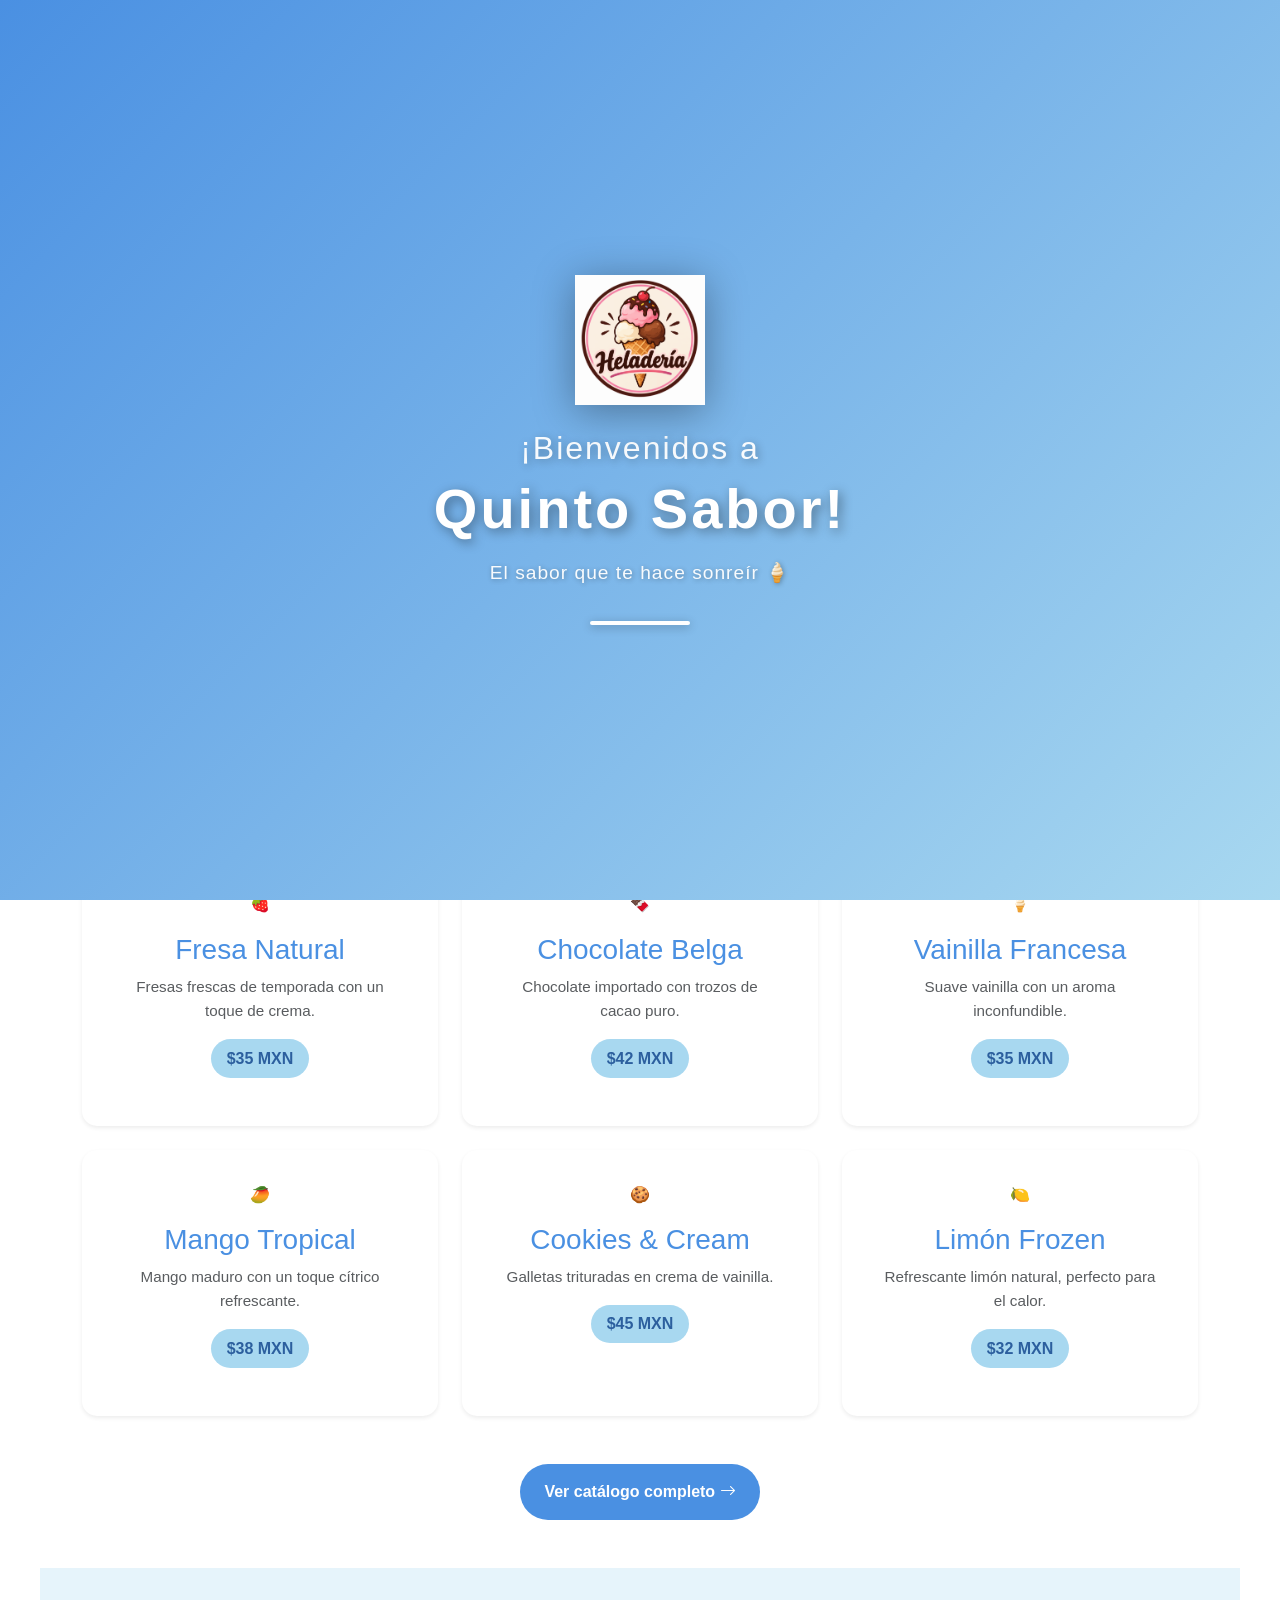
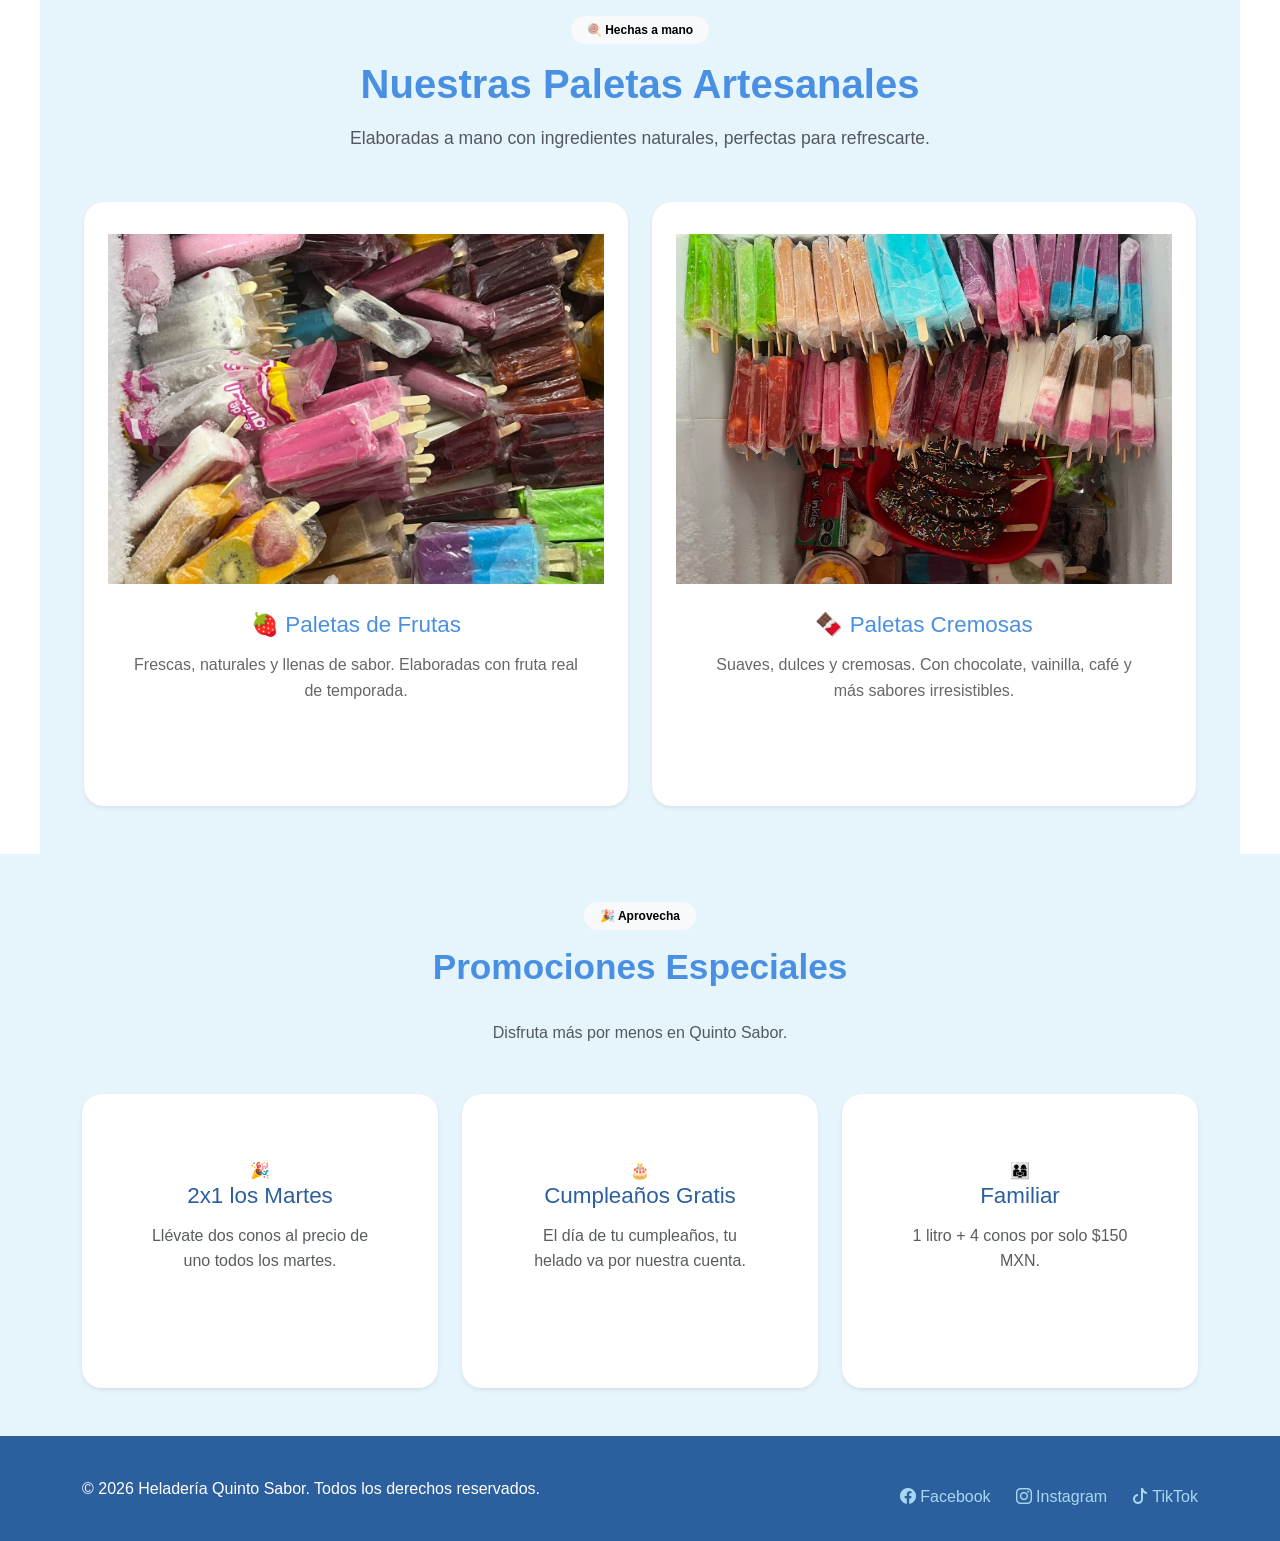
<file: index.html>
<!DOCTYPE html>
<html lang="es">

<head>

    <meta charset="UTF-8">

    <meta name="viewport" content="width=device-width, initial-scale=1.0">

    <title>Heladería Quinto Sabor</title>

    <!-- Bootstrap 5 -->
    <link
        href="https://cdn.jsdelivr.net/npm/bootstrap@5.3.3/dist/css/bootstrap.min.css"
        rel="stylesheet"
    >

    <!-- Iconos de Bootstrap -->
    <link
        rel="stylesheet"
        href="https://cdn.jsdelivr.net/npm/bootstrap-icons@1.11.3/font/bootstrap-icons.min.css"
    >

    <!-- CSS propio -->
    <link rel="stylesheet" href="style.css">

</head>


<body>

    <!-- =========================================
         PANTALLA DE BIENVENIDA
    ========================================== -->

    <div class="bienvenida-overlay" id="bienvenidaOverlay">

        <div class="bienvenida-contenido">

            <img
                src="Img/logo.png"
                alt="Quinto Sabor"
                class="bienvenida-logo"
            >

            <h1 class="bienvenida-titulo">
                ¡Bienvenidos a
            </h1>

            <h2 class="bienvenida-nombre">
                Quinto Sabor!
            </h2>

            <p class="bienvenida-eslogan">
                El sabor que te hace sonreír 🍦
            </p>

            <div class="bienvenida-linea"></div>

        </div>

    </div>



    <!-- =========================================
         ENCABEZADO / NAVEGACIÓN
    ========================================== -->

    <header class="header">

        <div class="logo">

            <a href="index.html">

                <img
                    src="Img/logo.png"
                    alt="Quinto Sabor"
                    class="logo-img"
                >

                <span class="logo-texto">
                    Quinto Sabor
                </span>

            </a>

        </div>


        <nav class="nav" id="nav">

            <a href="index.html">
                Inicio
            </a>

            <a href="sabores.html">
                Sabores
            </a>

            <a href="mision y vision.html">
                Misión y Visión
            </a>

            <a href="promociones.html">
                Promociones
            </a>

            <a href="contactanos.html">
                Contacto
            </a>

            <a href="nosotros.html">
                Nosotros
            </a>

            <a href="catalogo.html">
                Nuestro Catálogo
            </a>

        </nav>


        <button
            class="menu-btn"
            id="menuBtn"
            type="button"
        >
            ☰
        </button>

    </header>



        <!-- =========================================
         HERO
    ========================================== -->

    <section class="hero" id="inicio">

        <div class="hero-content">

            <img
                src="Img/logo.png"
                alt="Quinto Sabor"
                class="hero-logo"
            >

            <span class="badge bg-light text-dark rounded-pill px-3 py-2 mb-3">
                🍦 Helados artesanales
            </span>

            <h1>
                El sabor que te hace sonreír
            </h1>

            <p>
                Helados artesanales hechos con amor
                y los mejores ingredientes naturales.
            </p>

            <a
                href="#sabores"
                class="btn btn-light btn-lg rounded-pill px-4 mt-3"
            >
                Descubrir sabores
                <i class="bi bi-arrow-down"></i>
            </a>

        </div>

    </section>



    <!-- =========================================
         SABORES FAVORITOS
    ========================================== -->

    <section class="sabores py-5" id="sabores">

        <div class="container">


            <!-- TÍTULO -->

            <div class="text-center mb-5">

                <span class="badge rounded-pill text-bg-light px-3 py-2 mb-3">
                    ⭐ Los favoritos
                </span>

                <h2 class="fw-bold">
                    Nuestros Sabores Favoritos
                </h2>

                <p class="text-muted mx-auto sabores-descripcion">
                    Descubre algunos de los sabores más queridos
                    por nuestros clientes.
                </p>

            </div>



            <!-- CARDS -->

            <div class="row g-4">


                <!-- FRESA -->

                <div class="col-12 col-sm-6 col-lg-4">

                    <div class="card sabor-inicio-card h-100 border-0 shadow-sm">

                        <div class="sabor-icono">
                            🍓
                        </div>

                        <div class="card-body text-center">

                            <h3 class="card-title">
                                Fresa Natural
                            </h3>

                            <p class="card-text text-muted">
                                Fresas frescas de temporada
                                con un toque de crema.
                            </p>

                            <span class="precio">
                                $35 MXN
                            </span>

                        </div>

                    </div>

                </div>



                <!-- CHOCOLATE -->

                <div class="col-12 col-sm-6 col-lg-4">

                    <div class="card sabor-inicio-card h-100 border-0 shadow-sm">

                        <div class="sabor-icono">
                            🍫
                        </div>

                        <div class="card-body text-center">

                            <h3 class="card-title">
                                Chocolate Belga
                            </h3>

                            <p class="card-text text-muted">
                                Chocolate importado con trozos
                                de cacao puro.
                            </p>

                            <span class="precio">
                                $42 MXN
                            </span>

                        </div>

                    </div>

                </div>



                <!-- VAINILLA -->

                <div class="col-12 col-sm-6 col-lg-4">

                    <div class="card sabor-inicio-card h-100 border-0 shadow-sm">

                        <div class="sabor-icono">
                            🍦
                        </div>

                        <div class="card-body text-center">

                            <h3 class="card-title">
                                Vainilla Francesa
                            </h3>

                            <p class="card-text text-muted">
                                Suave vainilla con un aroma
                                inconfundible.
                            </p>

                            <span class="precio">
                                $35 MXN
                            </span>

                        </div>

                    </div>

                </div>



                <!-- MANGO -->

                <div class="col-12 col-sm-6 col-lg-4">

                    <div class="card sabor-inicio-card h-100 border-0 shadow-sm">

                        <div class="sabor-icono">
                            🥭
                        </div>

                        <div class="card-body text-center">

                            <h3 class="card-title">
                                Mango Tropical
                            </h3>

                            <p class="card-text text-muted">
                                Mango maduro con un toque
                                cítrico refrescante.
                            </p>

                            <span class="precio">
                                $38 MXN
                            </span>

                        </div>

                    </div>

                </div>



                <!-- COOKIES -->

                <div class="col-12 col-sm-6 col-lg-4">

                    <div class="card sabor-inicio-card h-100 border-0 shadow-sm">

                        <div class="sabor-icono">
                            🍪
                        </div>

                        <div class="card-body text-center">

                            <h3 class="card-title">
                                Cookies &amp; Cream
                            </h3>

                            <p class="card-text text-muted">
                                Galletas trituradas en crema
                                de vainilla.
                            </p>

                            <span class="precio">
                                $45 MXN
                            </span>

                        </div>

                    </div>

                </div>



                <!-- LIMÓN -->

                <div class="col-12 col-sm-6 col-lg-4">

                    <div class="card sabor-inicio-card h-100 border-0 shadow-sm">

                        <div class="sabor-icono">
                            🍋
                        </div>

                        <div class="card-body text-center">

                            <h3 class="card-title">
                                Limón Frozen
                            </h3>

                            <p class="card-text text-muted">
                                Refrescante limón natural,
                                perfecto para el calor.
                            </p>

                            <span class="precio">
                                $32 MXN
                            </span>

                        </div>

                    </div>

                </div>


            </div>



            <!-- BOTÓN CATÁLOGO -->

            <div class="text-center mt-5">

                <a
                    href="catalogo.html"
                    class="btn btn-catalogo rounded-pill px-4 py-3"
                >
                    Ver catálogo completo
                    <i class="bi bi-arrow-right"></i>
                </a>

            </div>


        </div>

    </section>



    <!-- =========================================
         PALETAS ARTESANALES
    ========================================== -->

    <section class="paletas py-5">

        <div class="container">


            <!-- TÍTULO -->

            <div class="text-center mb-5">

                <span class="badge rounded-pill text-bg-light px-3 py-2 mb-3">
                    🍭 Hechas a mano
                </span>

                <h2 class="fw-bold">
                    Nuestras Paletas Artesanales
                </h2>

                <p class="paletas-descripcion text-muted mx-auto">
                    Elaboradas a mano con ingredientes naturales,
                    perfectas para refrescarte.
                </p>

            </div>



            <!-- PALETAS -->

            <div class="row g-4">


                <!-- PALETA DE FRUTAS -->

                <div class="col-12 col-lg-6">

                    <div class="card paleta-card border-0 shadow-sm h-100">

                        <div class="paleta-imagen">

                            <img
                                src="Img/img1.jpeg"
                                alt="Paleta de Frutas"
                            >

                        </div>

                        <div class="card-body paleta-info">

                            <h3>
                                🍓 Paletas de Frutas
                            </h3>

                            <p>
                                Frescas, naturales y llenas de sabor.
                                Elaboradas con fruta real de temporada.
                            </p>

                            <span class="badge rounded-pill">
                                Ingredientes naturales
                            </span>

                        </div>

                    </div>

                </div>



                <!-- PALETA CREMOSA -->

                <div class="col-12 col-lg-6">

                    <div class="card paleta-card border-0 shadow-sm h-100">

                        <div class="paleta-imagen">

                            <img
                                src="Img/img5.jpeg"
                                alt="Paleta Cremosa"
                            >

                        </div>

                        <div class="card-body paleta-info">

                            <h3>
                                🍫 Paletas Cremosas
                            </h3>

                            <p>
                                Suaves, dulces y cremosas. Con chocolate,
                                vainilla, café y más sabores irresistibles.
                            </p>

                            <span class="badge rounded-pill">
                                Cremosas y deliciosas
                            </span>

                        </div>

                    </div>

                </div>


            </div>


        </div>

    </section>



    <!-- =========================================
         PROMOCIONES
    ========================================== -->

    <section class="promociones py-5" id="promociones">

        <div class="container">


            <!-- TÍTULO -->

            <div class="text-center mb-5">

                <span class="badge rounded-pill text-bg-light px-3 py-2 mb-3">
                    🎉 Aprovecha
                </span>

                <h2 class="fw-bold">
                    Promociones Especiales
                </h2>

                <p class="text-muted">
                    Disfruta más por menos en Quinto Sabor.
                </p>

            </div>



            <!-- PROMOCIONES -->

            <div class="row g-4">


                <!-- 2X1 -->

                <div class="col-12 col-md-4">

                    <div class="card promo-card h-100 border-0 shadow-sm">

                        <div class="card-body text-center p-4">

                            <div class="promo-icono">
                                🎉
                            </div>

                            <h3>
                                2x1 los Martes
                            </h3>

                            <p class="text-muted">
                                Llévate dos conos al precio
                                de uno todos los martes.
                            </p>

                            <span class="badge rounded-pill">
                                Todos los martes
                            </span>

                        </div>

                    </div>

                </div>



                <!-- CUMPLEAÑOS -->

                <div class="col-12 col-md-4">

                    <div class="card promo-card h-100 border-0 shadow-sm">

                        <div class="card-body text-center p-4">

                            <div class="promo-icono">
                                🎂
                            </div>

                            <h3>
                                Cumpleaños Gratis
                            </h3>

                            <p class="text-muted">
                                El día de tu cumpleaños,
                                tu helado va por nuestra cuenta.
                            </p>

                            <span class="badge rounded-pill">
                                Festeja con nosotros
                            </span>

                        </div>

                    </div>

                </div>



                <!-- FAMILIAR -->

                <div class="col-12 col-md-4">

                    <div class="card promo-card h-100 border-0 shadow-sm">

                        <div class="card-body text-center p-4">

                            <div class="promo-icono">
                                👨‍👩‍👧
                            </div>

                            <h3>
                                Familiar
                            </h3>

                            <p class="text-muted">
                                1 litro + 4 conos por solo
                                $150 MXN.
                            </p>

                            <span class="badge rounded-pill">
                                Para compartir
                            </span>

                        </div>

                    </div>

                </div>


            </div>


        </div>

    </section>



    <!-- =========================================
         PIE DE PÁGINA
    ========================================== -->

    <footer class="footer">

        <div class="container">

            <div class="row align-items-center g-3">


                <div class="col-12 col-md-8 text-center text-md-start">

                    <p class="mb-0">
                        &copy; 2026 Heladería Quinto Sabor.
                        Todos los derechos reservados.
                    </p>

                </div>


                <div class="col-12 col-md-4">

                    <div class="redes justify-content-center justify-content-md-end">

                        <a href="#" title="Facebook">
                            <i class="bi bi-facebook"></i>
                            Facebook
                        </a>

                        <a href="#" title="Instagram">
                            <i class="bi bi-instagram"></i>
                            Instagram
                        </a>

                        <a href="#" title="TikTok">
                            <i class="bi bi-tiktok"></i>
                            TikTok
                        </a>

                    </div>

                </div>


            </div>

        </div>

    </footer>



    <!-- =========================================
         BOOTSTRAP JAVASCRIPT
    ========================================== -->

    <script
        src="https://cdn.jsdelivr.net/npm/bootstrap@5.3.3/dist/js/bootstrap.bundle.min.js">
    </script>


    <!-- JAVASCRIPT PROPIO -->

    <script src="script.js"></script>


</body>

</html>
</file>
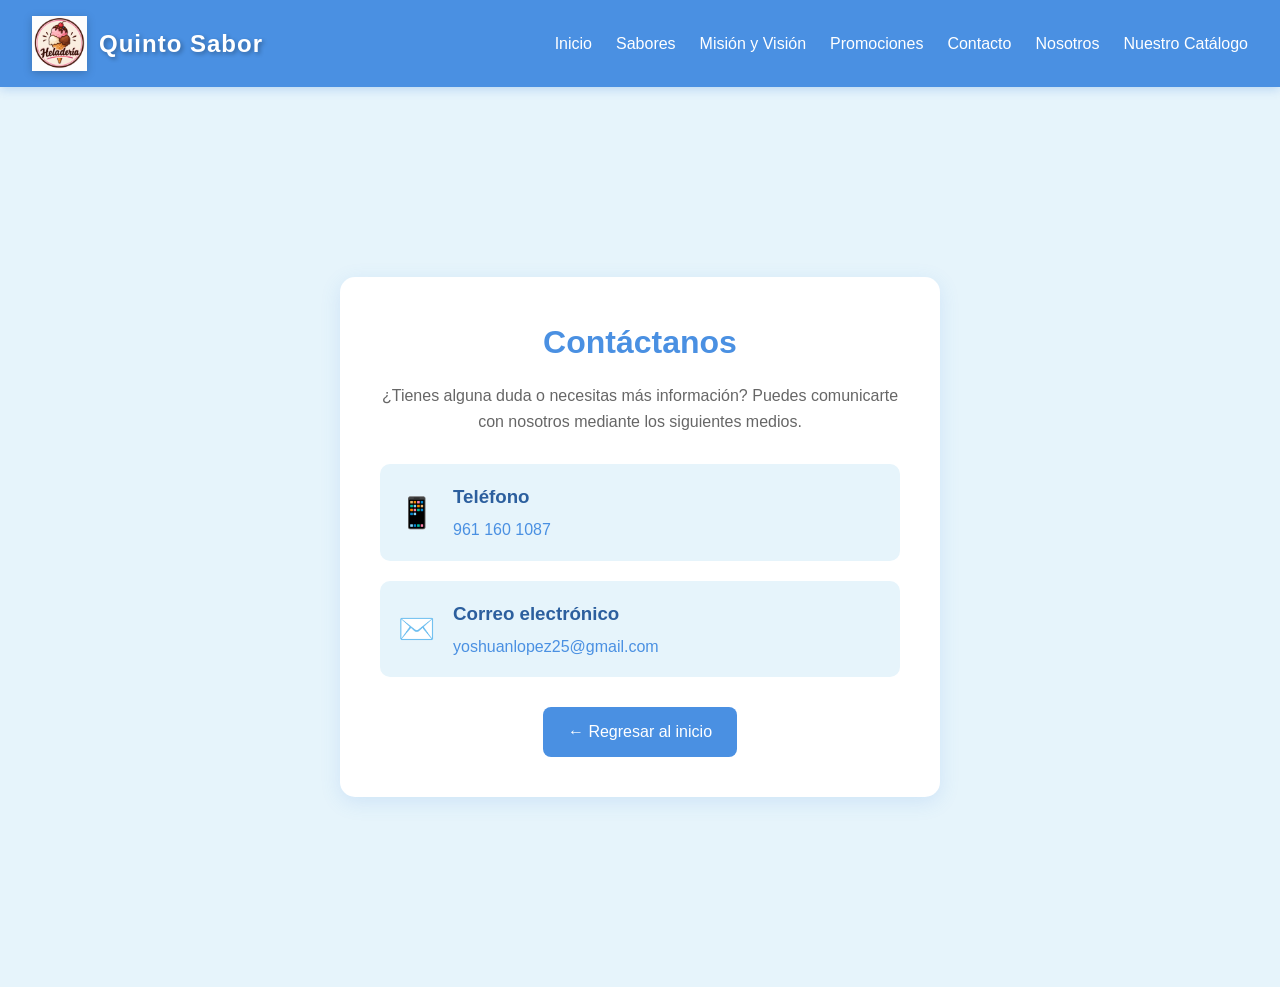
<file: contactanos.html>
<!DOCTYPE html>
<html lang="es">
<head>
    <meta charset="UTF-8">
    <meta name="viewport" content="width=device-width, initial-scale=1.0">
    <title>Contáctanos</title>
    <link rel="stylesheet" href="style.css">
</head>
<!-- ENCABEZADO / NAVEGACIÓN -->
    <header class="header">
    <div class="logo">
        <a href="index.html">
            <img src="Img/logo.png" alt="Quinto Sabor" class="logo-img">
            <span class="logo-texto">Quinto Sabor</span>
        </a>
    </div>
     <nav class="nav" id="nav">
            <a href="index.html">Inicio</a>
            <a href="sabores.html">Sabores</a>
            <a href="mision y vision.html">Misión y Visión</a>
            <a href="promociones.html">Promociones</a>
            <a href="contactanos.html">Contacto</a>
            <a href="nosotros.html">Nosotros</a>
            <a href="catalogo.html">Nuestro Catálogo</a>
        </nav>
    
        <button
            class="menu-btn"
            id="menuBtn"
            type="button"
        >
            ☰
        </button>
</header>
<body>


    <div class="contact-container">

        <div class="contact-card">

            <h1>Contáctanos</h1>

            <p class="descripcion">
                ¿Tienes alguna duda o necesitas más información?
                Puedes comunicarte con nosotros mediante los siguientes medios.
            </p>

            <div class="contact-info">

                <div class="contact-item">
                    <div class="icon">📱</div>
                    <div>
                        <h3>Teléfono</h3>
                        <a href="tel:9611601087">
                            961 160 1087
                        </a>
                    </div>
                </div>

                <div class="contact-item">
                    <div class="icon">✉️</div>
                    <div>
                        <h3>Correo electrónico</h3>
                        <a href="mailto:yoshuanlopez25@gmail.com">
                            yoshuanlopez25@gmail.com
                        </a>
                    </div>
                </div>

            </div>

            <a href="index.html" class="btn-regresar">
                ← Regresar al inicio
            </a>

        </div>

    </div>

</body>
</html>
</file>
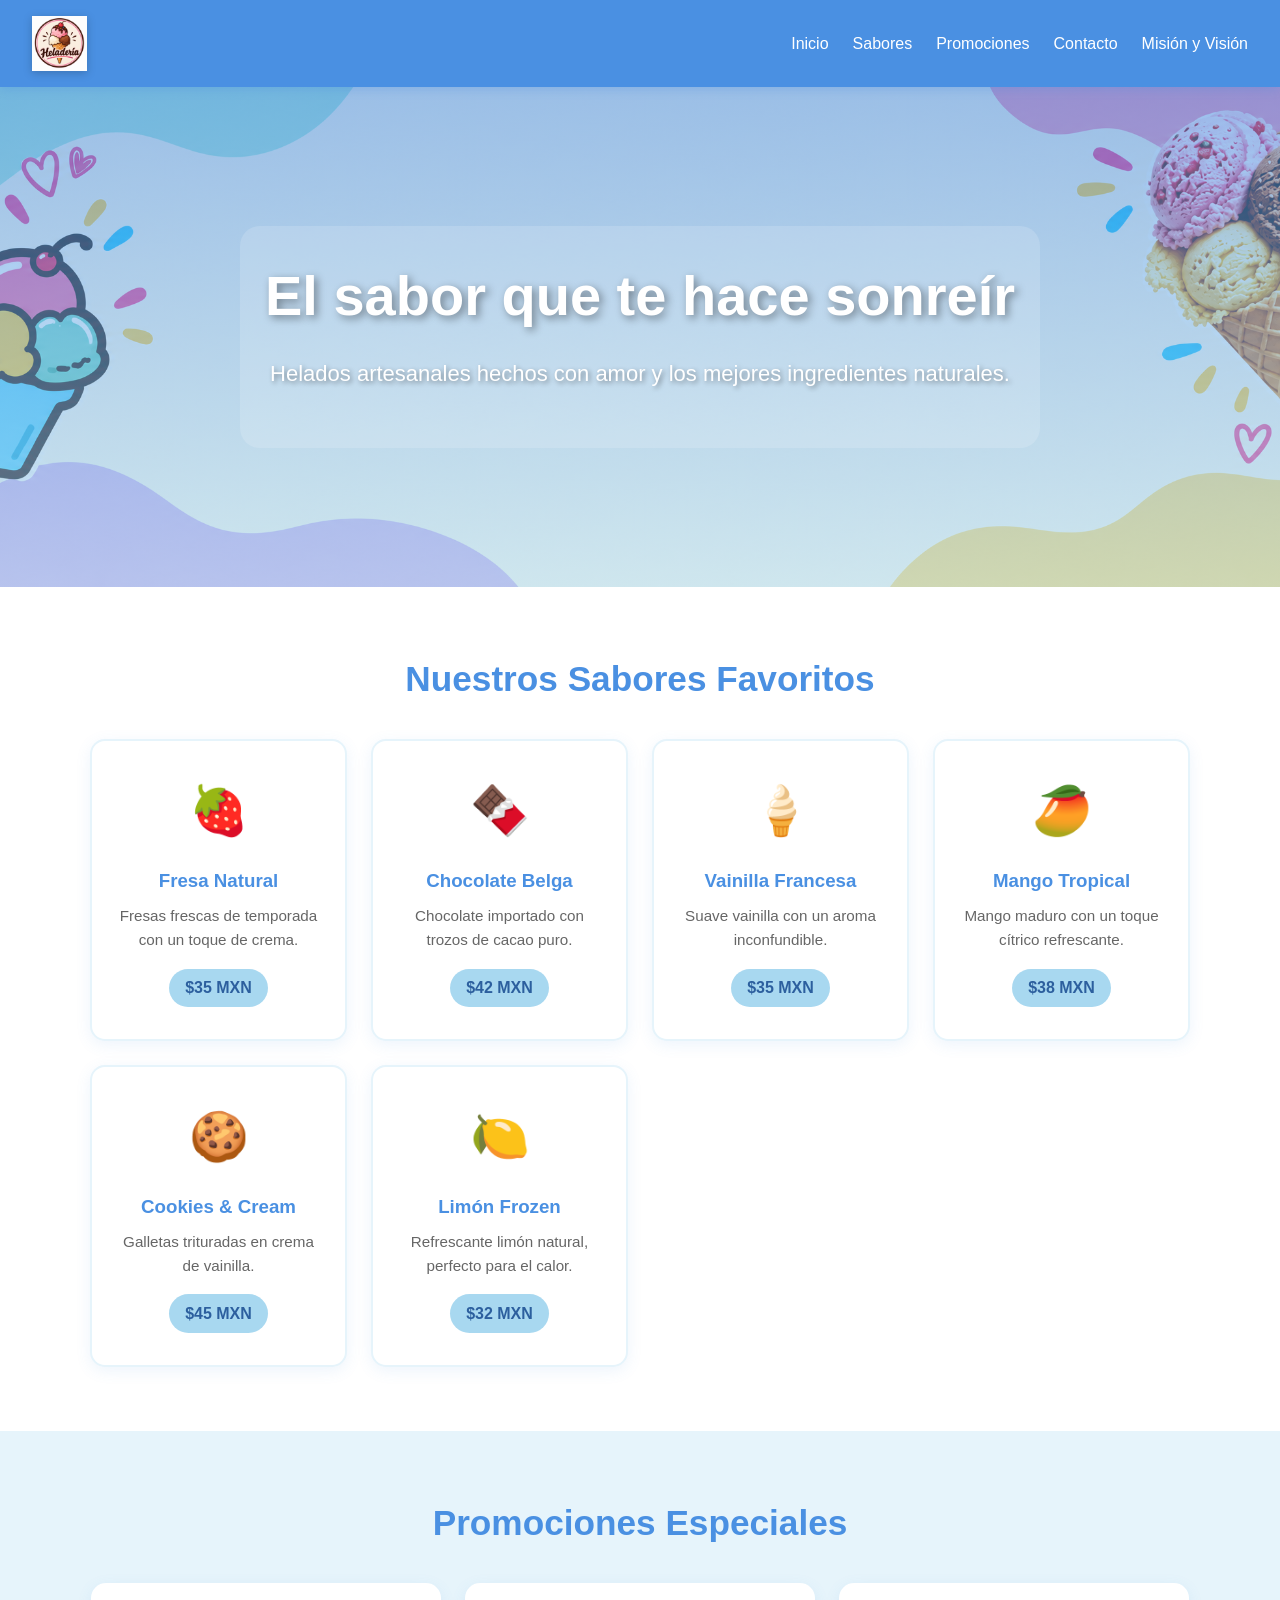
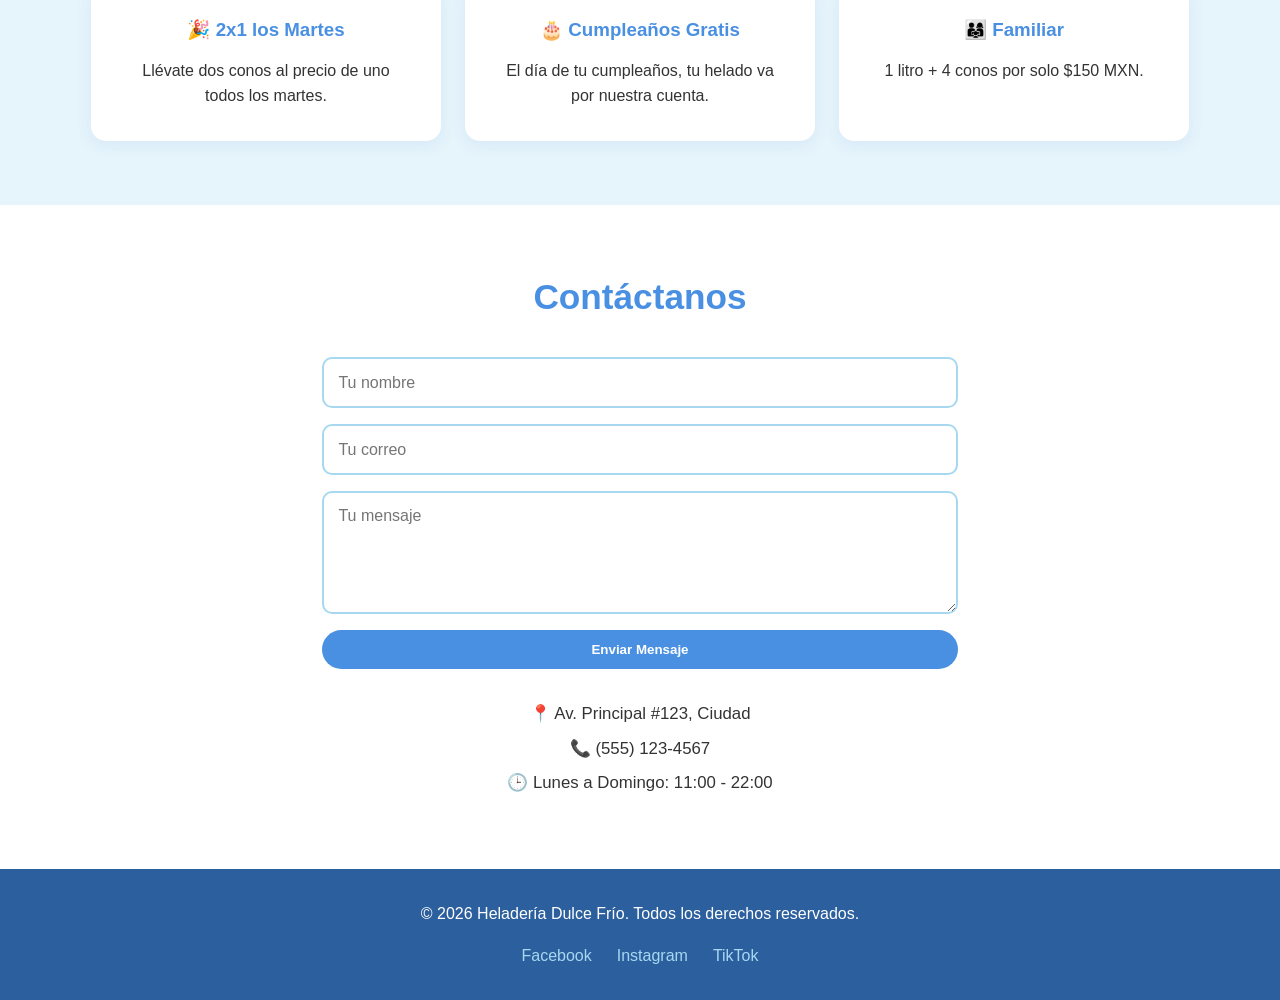
<file: inicio.html>
<!DOCTYPE html>
<html lang="es">
<head>
    <meta charset="UTF-8">
    <meta name="viewport" content="width=device-width, initial-scale=1.0">
    <title>Heladería Dulce Frío 🍦</title>
    <link rel="stylesheet" href="style.css">
</head>
<body>

    <!-- ENCABEZADO / NAVEGACIÓN -->
    <header class="header">
         <div class="logo">
        <a href="index.html">
            <img src="Img/logo.png" alt="Dulce Frío" class="logo-img">
        </a>
    </div>
        <nav class="nav" id="nav">
            <a href="inicio.html">Inicio</a>
            <a href="sabores.html">Sabores</a>
            <a href="promociones.html">Promociones</a>
            <a href="#contacto">Contacto</a>
            <a href="mision y vision.html"> Misión y Visión</a>
        </nav>
        <button class="menu-btn" id="menuBtn">☰</button>
    </header>

    <!-- SECCIÓN HERO -->
    <section class="hero" id="inicio">
        <div class="hero-content">
            <h1>El sabor que te hace sonreír</h1>
            <p>Helados artesanales hechos con amor y los mejores ingredientes naturales.</p>
           
        </div>
    </section>

    

    <!-- SECCIÓN SABORES -->
    <section class="sabores" id="sabores">
        <h2>Nuestros Sabores Favoritos</h2>
        <div class="grid-sabores">
            <div class="card">
                <div class="icon">🍓</div>
                <h3>Fresa Natural</h3>
                <p>Fresas frescas de temporada con un toque de crema.</p>
                <span class="precio">$35 MXN</span>
            </div>
            <div class="card">
                <div class="icon">🍫</div>
                <h3>Chocolate Belga</h3>
                <p>Chocolate importado con trozos de cacao puro.</p>
                <span class="precio">$42 MXN</span>
            </div>
            <div class="card">
                <div class="icon">🍦</div>
                <h3>Vainilla Francesa</h3>
                <p>Suave vainilla con un aroma inconfundible.</p>
                <span class="precio">$35 MXN</span>
            </div>
            <div class="card">
                <div class="icon">🥭</div>
                <h3>Mango Tropical</h3>
                <p>Mango maduro con un toque cítrico refrescante.</p>
                <span class="precio">$38 MXN</span>
            </div>
            <div class="card">
                <div class="icon">🍪</div>
                <h3>Cookies & Cream</h3>
                <p>Galletas trituradas en crema de vainilla.</p>
                <span class="precio">$45 MXN</span>
            </div>
            <div class="card">
                <div class="icon">🍋</div>
                <h3>Limón Frozen</h3>
                <p>Refrescante limón natural, perfecto para el calor.</p>
                <span class="precio">$32 MXN</span>
            </div>
        </div>
    </section>

    <!-- SECCIÓN PROMOCIONES -->
    <section class="promociones" id="promociones">
        <h2>Promociones Especiales</h2>
        <div class="promo-container">
            <div class="promo">
                <h3>🎉 2x1 los Martes</h3>
                <p>Llévate dos conos al precio de uno todos los martes.</p>
            </div>
            <div class="promo">
                <h3>🎂 Cumpleaños Gratis</h3>
                <p>El día de tu cumpleaños, tu helado va por nuestra cuenta.</p>
            </div>
            <div class="promo">
                <h3>👨‍👩‍👧 Familiar</h3>
                <p>1 litro + 4 conos por solo $150 MXN.</p>
            </div>
        </div>
    </section>

    <!-- SECCIÓN CONTACTO -->
    <section class="contacto" id="contacto">
        <h2>Contáctanos</h2>
        <form class="formulario" id="formulario">
            <input type="text" placeholder="Tu nombre" required>
            <input type="email" placeholder="Tu correo" required>
            <textarea placeholder="Tu mensaje" rows="5" required></textarea>
            <button type="submit" class="btn">Enviar Mensaje</button>
        </form>
        <div class="info-contacto">
            <p>📍 Av. Principal #123, Ciudad</p>
            <p>📞 (555) 123-4567</p>
            <p>🕒 Lunes a Domingo: 11:00 - 22:00</p>
        </div>
    </section>

    <!-- PIE DE PÁGINA -->
    <footer class="footer">
        <p>&copy; 2026 Heladería Dulce Frío. Todos los derechos reservados.</p>
        <div class="redes">
            <a href="#">Facebook</a>
            <a href="#">Instagram</a>
            <a href="#">TikTok</a>
        </div>
    </footer>

    <script src="script.js"></script>
</body>
</html>
</file>
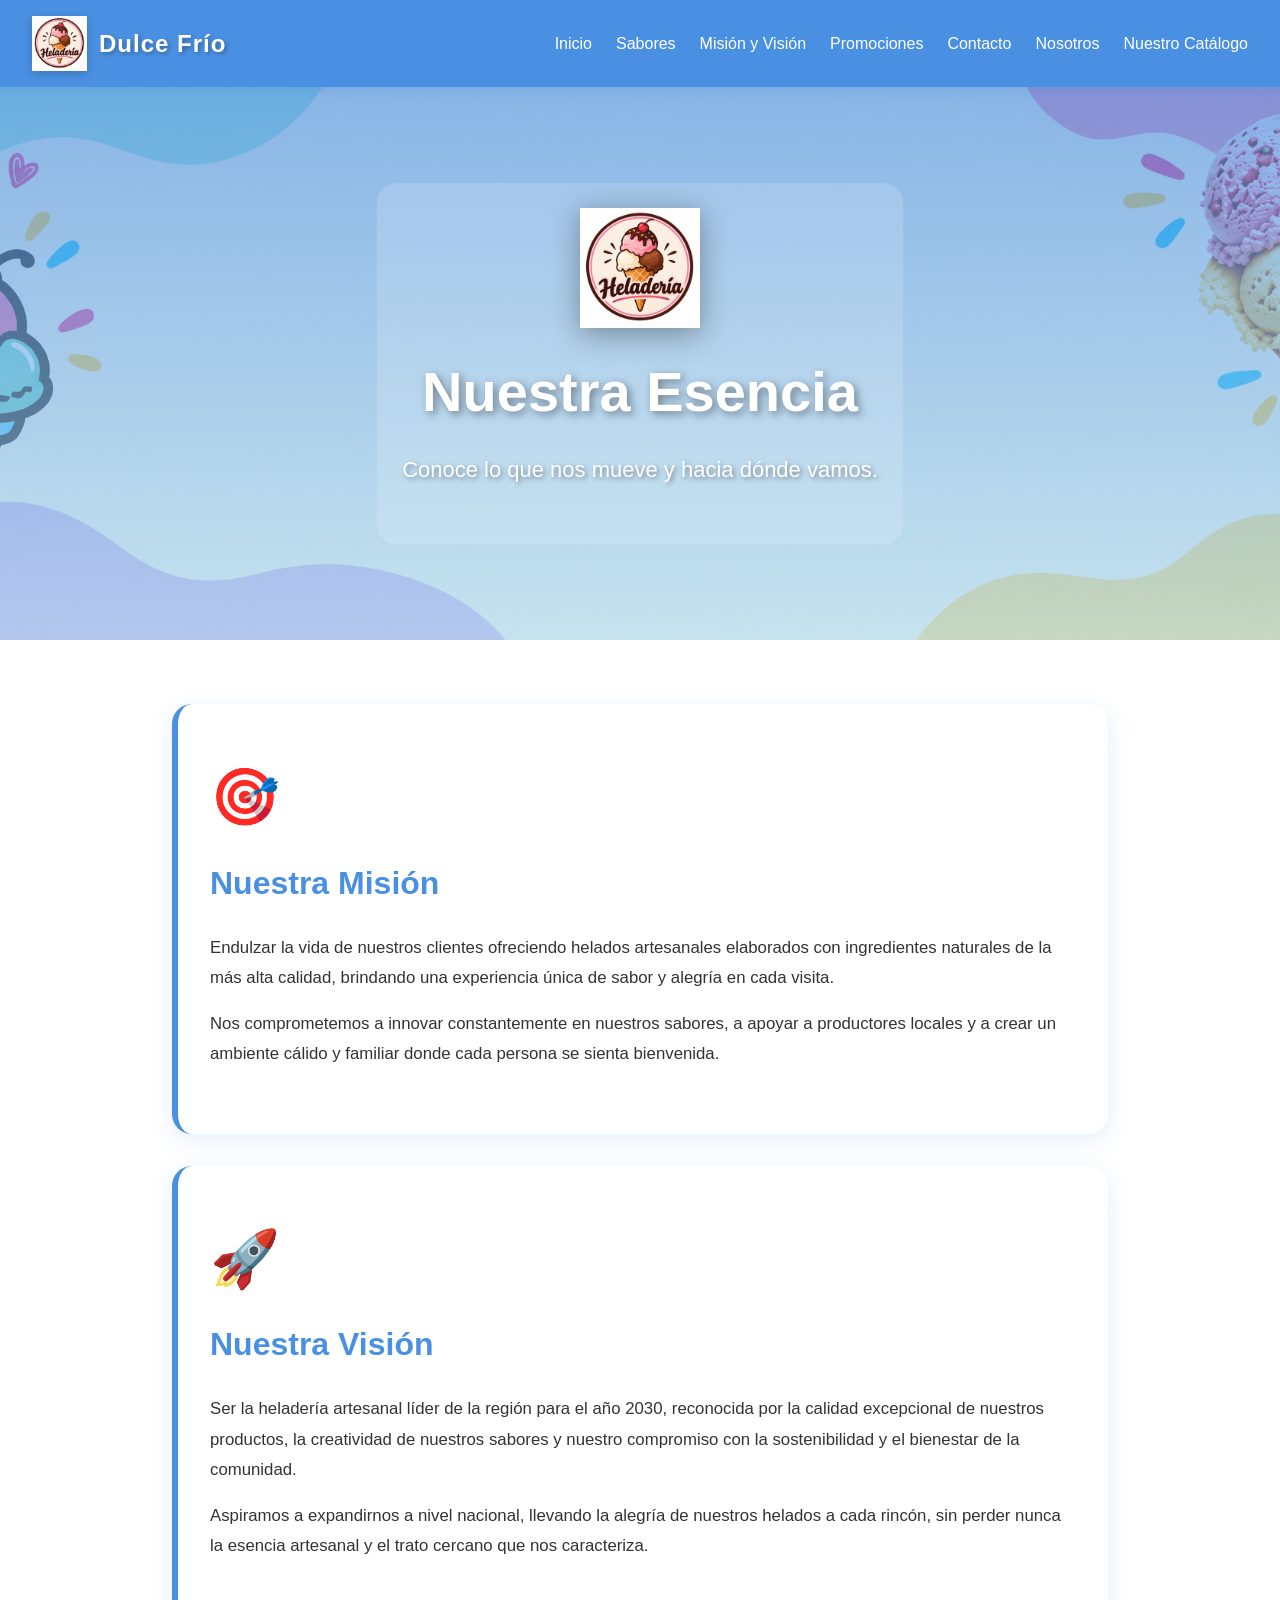
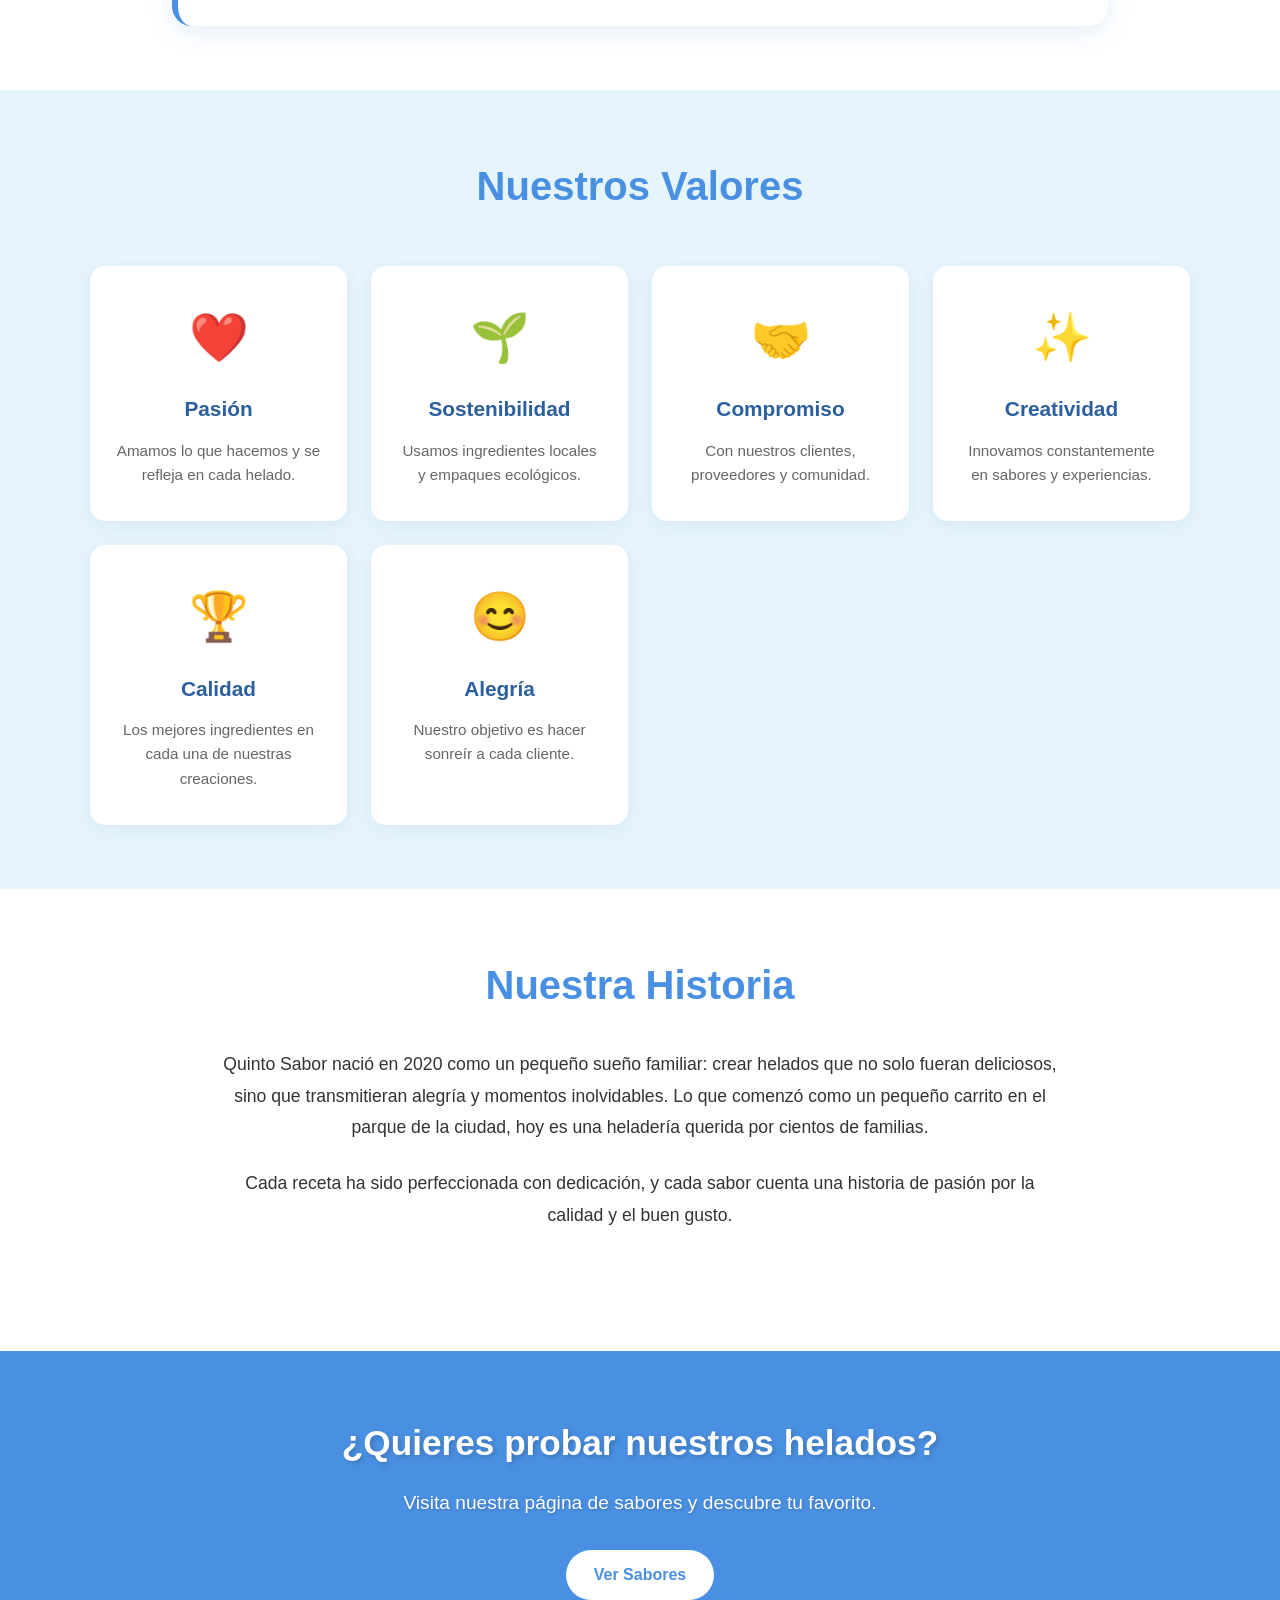
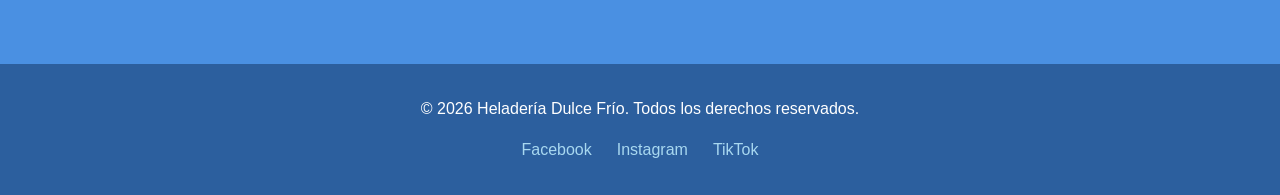
<file: mision y vision.html>
<!DOCTYPE html>
<html lang="es">
<head>
    <meta charset="UTF-8">
    <meta name="viewport" content="width=device-width, initial-scale=1.0">
    <title>Misión y Visión - Heladería Dulce Frío 🍦</title>
    <link rel="stylesheet" href="style.css">
</head>
<body>

    <!-- ENCABEZADO / NAVEGACIÓN -->
 <header class="header">
    <div class="logo">
        <a href="index.html">
            <img src="Img/logo.png" alt="Dulce Frío" class="logo-img">
            <span class="logo-texto">Dulce Frío</span>
        </a>
    </div>
     <nav class="nav" id="nav">
            <a href="index.html">Inicio</a>
            <a href="sabores.html">Sabores</a>
            <a href="mision y vision.html">Misión y Visión</a>
            <a href="promociones.html">Promociones</a>
            <a href="contactanos.html">Contacto</a>
            <a href="nosotros.html">Nosotros</a>
            <a href="catalogo.html">Nuestro Catálogo</a>
        </nav>
    <button class="menu-btn" id="menuBtn">☰</button>
</header>

    <!-- HERO MISIÓN Y VISIÓN -->
     
    <section class="hero hero-mision">
        <div class="hero-content">
            <img
                src="Img/logo.png"
                alt="Quinto Sabor"
                class="hero-logo"
            >
            <h1>Nuestra Esencia</h1>
            <p>Conoce lo que nos mueve y hacia dónde vamos.</p>
        </div>
    </section>

    <!-- SECCIÓN MISIÓN -->
    <section class="mision-vision">
        <div class="bloque">
            <div class="bloque-icon">🎯</div>
            <h2>Nuestra Misión</h2>
            <p>
                Endulzar la vida de nuestros clientes ofreciendo helados artesanales 
                elaborados con ingredientes naturales de la más alta calidad, 
                brindando una experiencia única de sabor y alegría en cada visita.
            </p>
            <p>
                Nos comprometemos a innovar constantemente en nuestros sabores, 
                a apoyar a productores locales y a crear un ambiente cálido y familiar 
                donde cada persona se sienta bienvenida.
            </p>
        </div>

        <div class="bloque">
            <div class="bloque-icon">🚀</div>
            <h2>Nuestra Visión</h2>
            <p>
                Ser la heladería artesanal líder de la región para el año 2030, 
                reconocida por la calidad excepcional de nuestros productos, 
                la creatividad de nuestros sabores y nuestro compromiso con la 
                sostenibilidad y el bienestar de la comunidad.
            </p>
            <p>
                Aspiramos a expandirnos a nivel nacional, llevando la alegría de 
                nuestros helados a cada rincón, sin perder nunca la esencia 
                artesanal y el trato cercano que nos caracteriza.
            </p>
        </div>
    </section>

    <!-- SECCIÓN VALORES -->
    <section class="valores">
        <h2>Nuestros Valores</h2>
        <div class="grid-valores">
            <div class="valor-card">
                <div class="valor-icon">❤️</div>
                <h3>Pasión</h3>
                <p>Amamos lo que hacemos y se refleja en cada helado.</p>
            </div>
            <div class="valor-card">
                <div class="valor-icon">🌱</div>
                <h3>Sostenibilidad</h3>
                <p>Usamos ingredientes locales y empaques ecológicos.</p>
            </div>
            <div class="valor-card">
                <div class="valor-icon">🤝</div>
                <h3>Compromiso</h3>
                <p>Con nuestros clientes, proveedores y comunidad.</p>
            </div>
            <div class="valor-card">
                <div class="valor-icon">✨</div>
                <h3>Creatividad</h3>
                <p>Innovamos constantemente en sabores y experiencias.</p>
            </div>
            <div class="valor-card">
                <div class="valor-icon">🏆</div>
                <h3>Calidad</h3>
                <p>Los mejores ingredientes en cada una de nuestras creaciones.</p>
            </div>
            <div class="valor-card">
                <div class="valor-icon">😊</div>
                <h3>Alegría</h3>
                <p>Nuestro objetivo es hacer sonreír a cada cliente.</p>
            </div>
        </div>
    </section>

    <!-- SECCIÓN HISTORIA -->
    <section class="historia">
        <h2>Nuestra Historia</h2>
        <p>
            Quinto Sabor nació en 2020 como un pequeño sueño familiar: crear helados 
            que no solo fueran deliciosos, sino que transmitieran alegría y 
            momentos inolvidables. Lo que comenzó como un pequeño carrito en el 
            parque de la ciudad, hoy es una heladería querida por cientos de 
            familias.
        </p>
        <p>
            Cada receta ha sido perfeccionada con dedicación, y cada sabor cuenta 
            una historia de pasión por la calidad y el buen gusto.
        </p>
    </section>

    <!-- LLAMADA A LA ACCIÓN -->
    <section class="cta">
        <h2>¿Quieres probar nuestros helados?</h2>
        <p>Visita nuestra página de sabores y descubre tu favorito.</p>
        <a href="sabores.html" class="btn">Ver Sabores</a>
    </section>

    <!-- PIE DE PÁGINA -->
    <footer class="footer">
        <p>&copy; 2026 Heladería Dulce Frío. Todos los derechos reservados.</p>
        <div class="redes">
            <a href="#">Facebook</a>
            <a href="#">Instagram</a>
            <a href="#">TikTok</a>
        </div>
    </footer>

    <script src="script.js"></script>
</body>
</html>
</file>
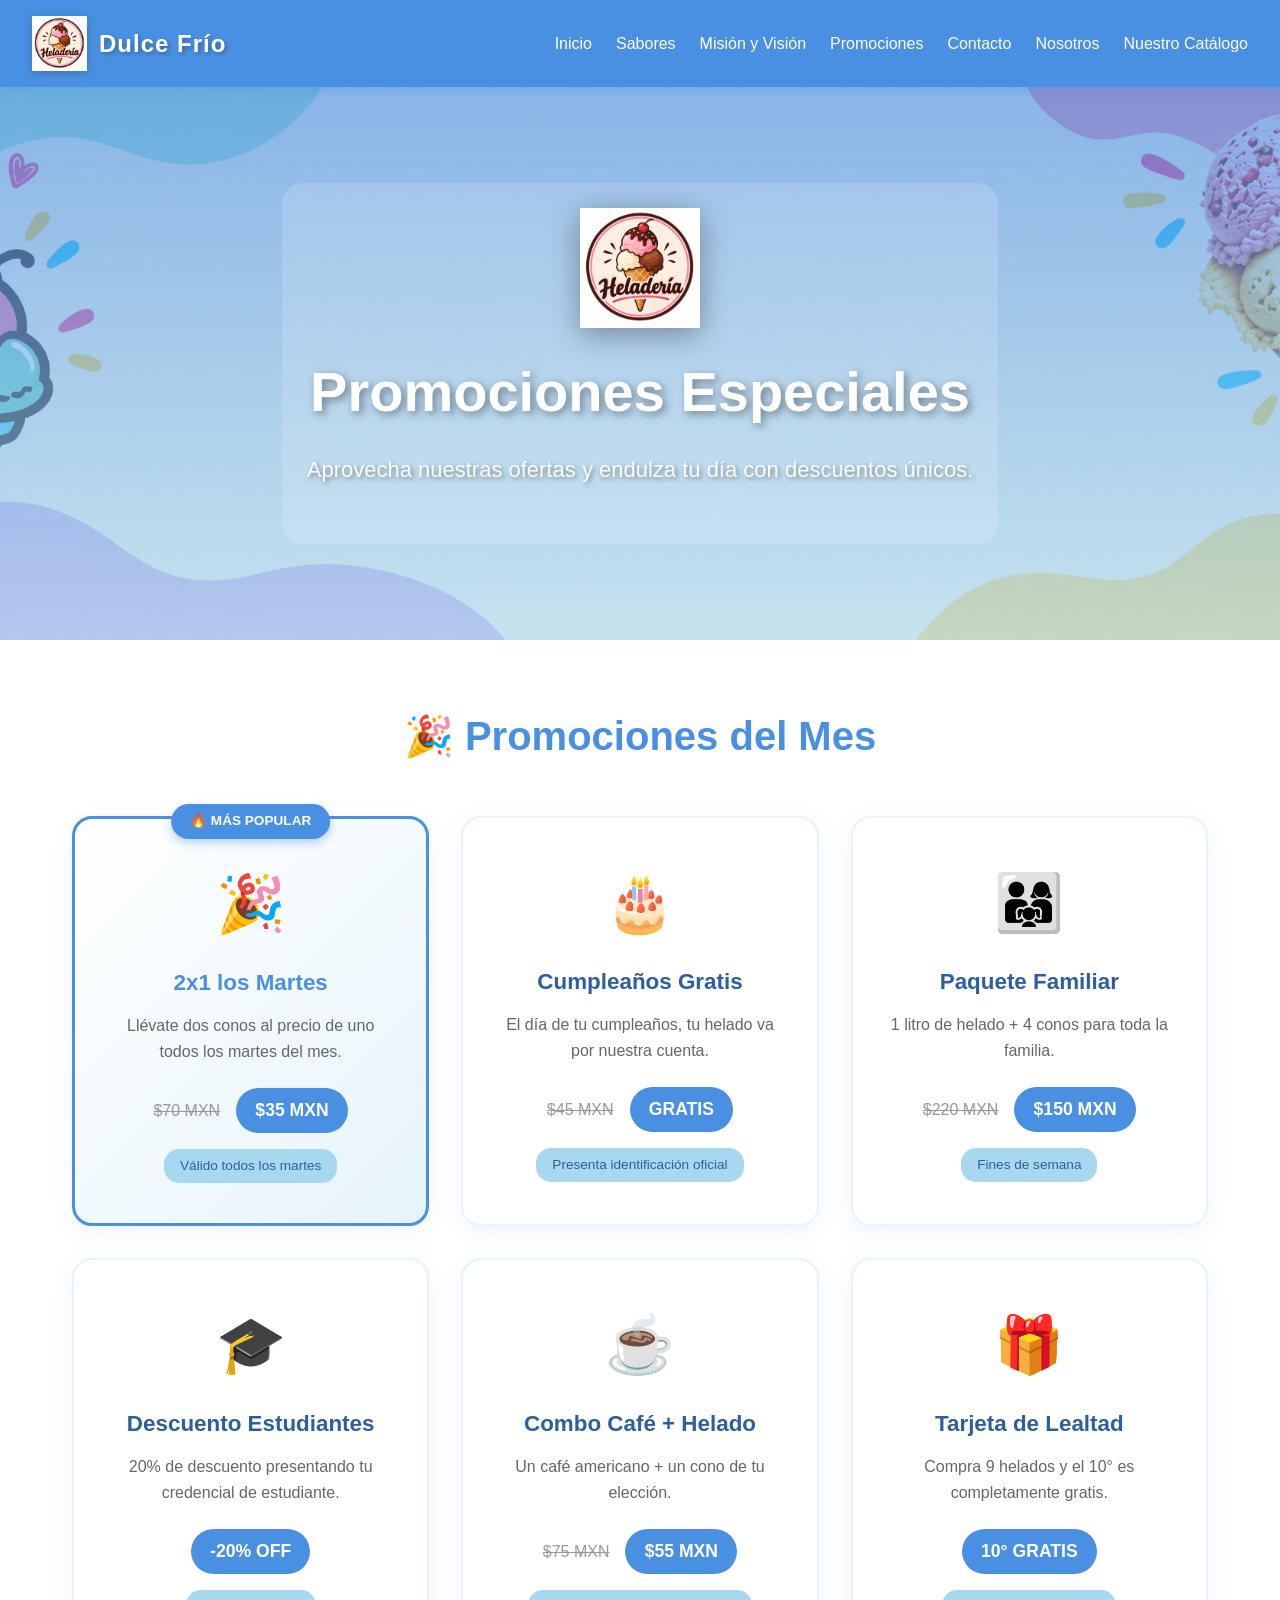
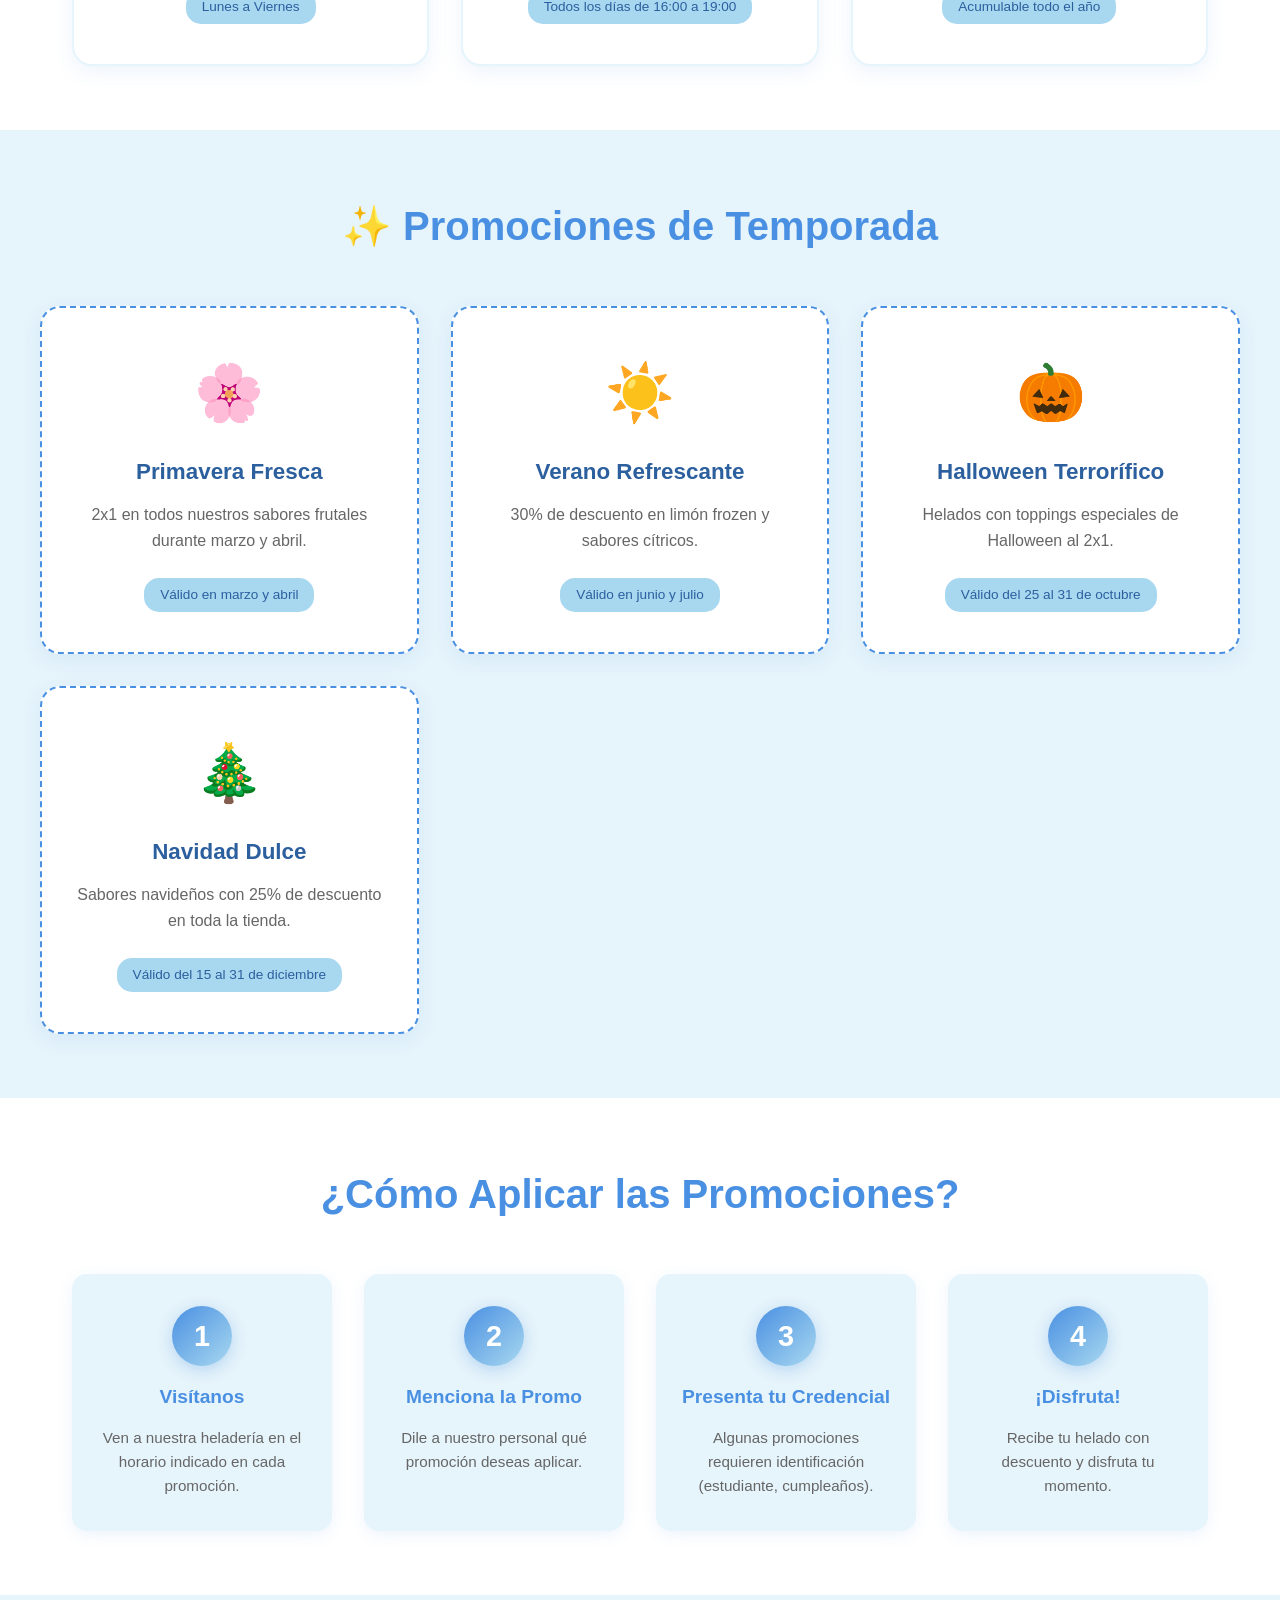
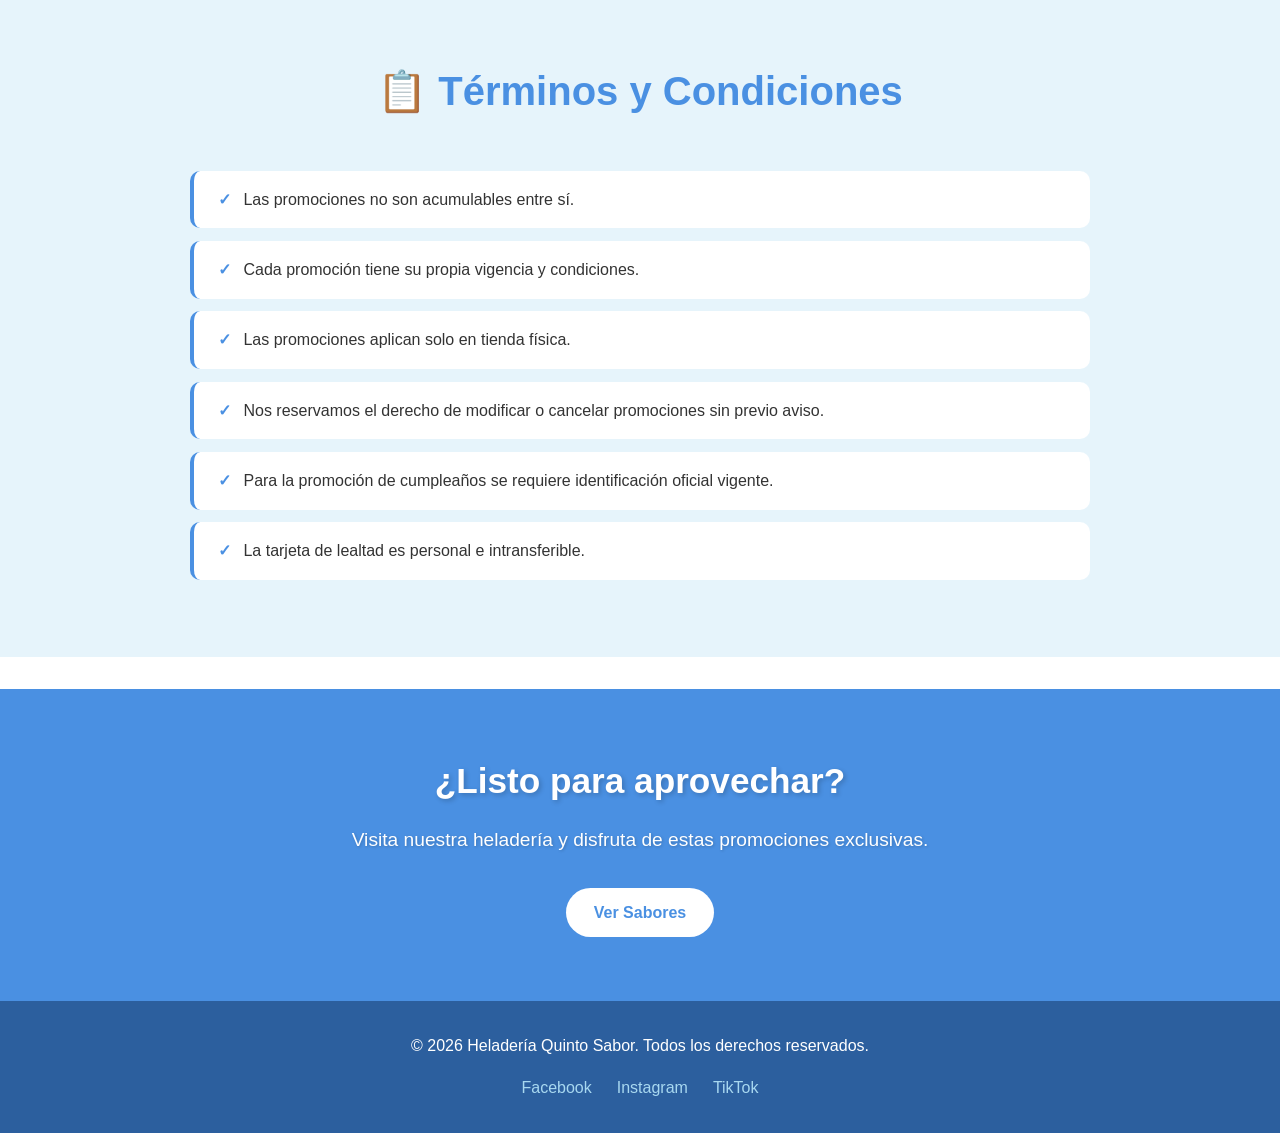
<file: promociones.html>
<!DOCTYPE html>
<html lang="es">
<head>
    <meta charset="UTF-8">
    <meta name="viewport" content="width=device-width, initial-scale=1.0">
    <title>Promociones - Heladería Dulce Frío 🍦</title>
    <link rel="stylesheet" href="style.css">
</head>
<body>

    <!-- ENCABEZADO / NAVEGACIÓN -->
   <header class="header">
    <div class="logo">
        <a href="index.html">
            <img src="Img/logo.png" alt="Dulce Frío" class="logo-img">
            <span class="logo-texto">Dulce Frío</span>
        </a>
    </div>
     <nav class="nav" id="nav">
            <a href="index.html">Inicio</a>
            <a href="sabores.html">Sabores</a>
            <a href="mision y vision.html">Misión y Visión</a>
            <a href="promociones.html">Promociones</a>
            <a href="contactanos.html">Contacto</a>
            <a href="nosotros.html">Nosotros</a>
            <a href="catalogo.html">Nuestro Catálogo</a>
        </nav>
    <button class="menu-btn" id="menuBtn">☰</button>
</header>

    <!-- HERO PROMOCIONES -->
    <section class="hero hero-promociones">
        <div class="hero-content">
            <img
                src="Img/logo.png"
                alt="Quinto Sabor"
                class="hero-logo"
            >
            <h1>Promociones Especiales</h1>
            <p>Aprovecha nuestras ofertas y endulza tu día con descuentos únicos.</p>
        </div>
    </section>

    <!-- SECCIÓN PROMOCIONES DEL MES -->
    <section class="promos-mes">
        <h2>🎉 Promociones del Mes</h2>
        <div class="grid-promos">
            <div class="promo-card destacada">
                <div class="promo-badge">🔥 MÁS POPULAR</div>
                <div class="promo-icon">🎉</div>
                <h3>2x1 los Martes</h3>
                <p>Llévate dos conos al precio de uno todos los martes del mes.</p>
                <div class="promo-precio">
                    <span class="precio-antes">$70 MXN</span>
                    <span class="precio-ahora">$35 MXN</span>
                </div>
                <span class="promo-vigencia">Válido todos los martes</span>
            </div>

            <div class="promo-card">
                <div class="promo-icon">🎂</div>
                <h3>Cumpleaños Gratis</h3>
                <p>El día de tu cumpleaños, tu helado va por nuestra cuenta.</p>
                <div class="promo-precio">
                    <span class="precio-antes">$45 MXN</span>
                    <span class="precio-ahora">GRATIS</span>
                </div>
                <span class="promo-vigencia">Presenta identificación oficial</span>
            </div>

            <div class="promo-card">
                <div class="promo-icon">👨‍👩‍👧</div>
                <h3>Paquete Familiar</h3>
                <p>1 litro de helado + 4 conos para toda la familia.</p>
                <div class="promo-precio">
                    <span class="precio-antes">$220 MXN</span>
                    <span class="precio-ahora">$150 MXN</span>
                </div>
                <span class="promo-vigencia">Fines de semana</span>
            </div>

            <div class="promo-card">
                <div class="promo-icon">🎓</div>
                <h3>Descuento Estudiantes</h3>
                <p>20% de descuento presentando tu credencial de estudiante.</p>
                <div class="promo-precio">
                    <span class="precio-ahora">-20% OFF</span>
                </div>
                <span class="promo-vigencia">Lunes a Viernes</span>
            </div>

            <div class="promo-card">
                <div class="promo-icon">☕</div>
                <h3>Combo Café + Helado</h3>
                <p>Un café americano + un cono de tu elección.</p>
                <div class="promo-precio">
                    <span class="precio-antes">$75 MXN</span>
                    <span class="precio-ahora">$55 MXN</span>
                </div>
                <span class="promo-vigencia">Todos los días de 16:00 a 19:00</span>
            </div>

            <div class="promo-card">
                <div class="promo-icon">🎁</div>
                <h3>Tarjeta de Lealtad</h3>
                <p>Compra 9 helados y el 10° es completamente gratis.</p>
                <div class="promo-precio">
                    <span class="precio-ahora">10° GRATIS</span>
                </div>
                <span class="promo-vigencia">Acumulable todo el año</span>
            </div>
        </div>
    </section>

    <!-- SECCIÓN PROMOCIONES ESPECIALES -->
    <section class="promos-especiales">
        <h2>✨ Promociones de Temporada</h2>
        <div class="grid-promos">
            <div class="promo-card especial">
                <div class="promo-icon">🌸</div>
                <h3>Primavera Fresca</h3>
                <p>2x1 en todos nuestros sabores frutales durante marzo y abril.</p>
                <span class="promo-vigencia">Válido en marzo y abril</span>
            </div>

            <div class="promo-card especial">
                <div class="promo-icon">☀️</div>
                <h3>Verano Refrescante</h3>
                <p>30% de descuento en limón frozen y sabores cítricos.</p>
                <span class="promo-vigencia">Válido en junio y julio</span>
            </div>

            <div class="promo-card especial">
                <div class="promo-icon">🎃</div>
                <h3>Halloween Terrorífico</h3>
                <p>Helados con toppings especiales de Halloween al 2x1.</p>
                <span class="promo-vigencia">Válido del 25 al 31 de octubre</span>
            </div>

            <div class="promo-card especial">
                <div class="promo-icon">🎄</div>
                <h3>Navidad Dulce</h3>
                <p>Sabores navideños con 25% de descuento en toda la tienda.</p>
                <span class="promo-vigencia">Válido del 15 al 31 de diciembre</span>
            </div>
        </div>
    </section>

    <!-- SECCIÓN CÓMO APLICAR -->
    <section class="como-aplicar">
        <h2>¿Cómo Aplicar las Promociones?</h2>
        <div class="pasos">
            <div class="paso">
                <div class="paso-numero">1</div>
                <h3>Visítanos</h3>
                <p>Ven a nuestra heladería en el horario indicado en cada promoción.</p>
            </div>
            <div class="paso">
                <div class="paso-numero">2</div>
                <h3>Menciona la Promo</h3>
                <p>Dile a nuestro personal qué promoción deseas aplicar.</p>
            </div>
            <div class="paso">
                <div class="paso-numero">3</div>
                <h3>Presenta tu Credencial</h3>
                <p>Algunas promociones requieren identificación (estudiante, cumpleaños).</p>
            </div>
            <div class="paso">
                <div class="paso-numero">4</div>
                <h3>¡Disfruta!</h3>
                <p>Recibe tu helado con descuento y disfruta tu momento.</p>
            </div>
        </div>
    </section>

    <!-- SECCIÓN TÉRMINOS -->
    <section class="terminos">
        <h2>📋 Términos y Condiciones</h2>
        <ul>
            <li>Las promociones no son acumulables entre sí.</li>
            <li>Cada promoción tiene su propia vigencia y condiciones.</li>
            <li>Las promociones aplican solo en tienda física.</li>
            <li>Nos reservamos el derecho de modificar o cancelar promociones sin previo aviso.</li>
            <li>Para la promoción de cumpleaños se requiere identificación oficial vigente.</li>
            <li>La tarjeta de lealtad es personal e intransferible.</li>
        </ul>
    </section>

    <!-- LLAMADA A LA ACCIÓN -->
    <section class="cta">
        <h2>¿Listo para aprovechar?</h2>
        <p>Visita nuestra heladería y disfruta de estas promociones exclusivas.</p>
        <a href="sabores.html" class="btn">Ver Sabores</a>
    </section>

    <!-- PIE DE PÁGINA -->
    <footer class="footer">
        <p>&copy; 2026 Heladería Quinto Sabor. Todos los derechos reservados.</p>
        <div class="redes">
            <a href="#">Facebook</a>
            <a href="#">Instagram</a>
            <a href="#">TikTok</a>
        </div>
    </footer>

    <script src="script.js"></script>
</body>
</html>
</file>
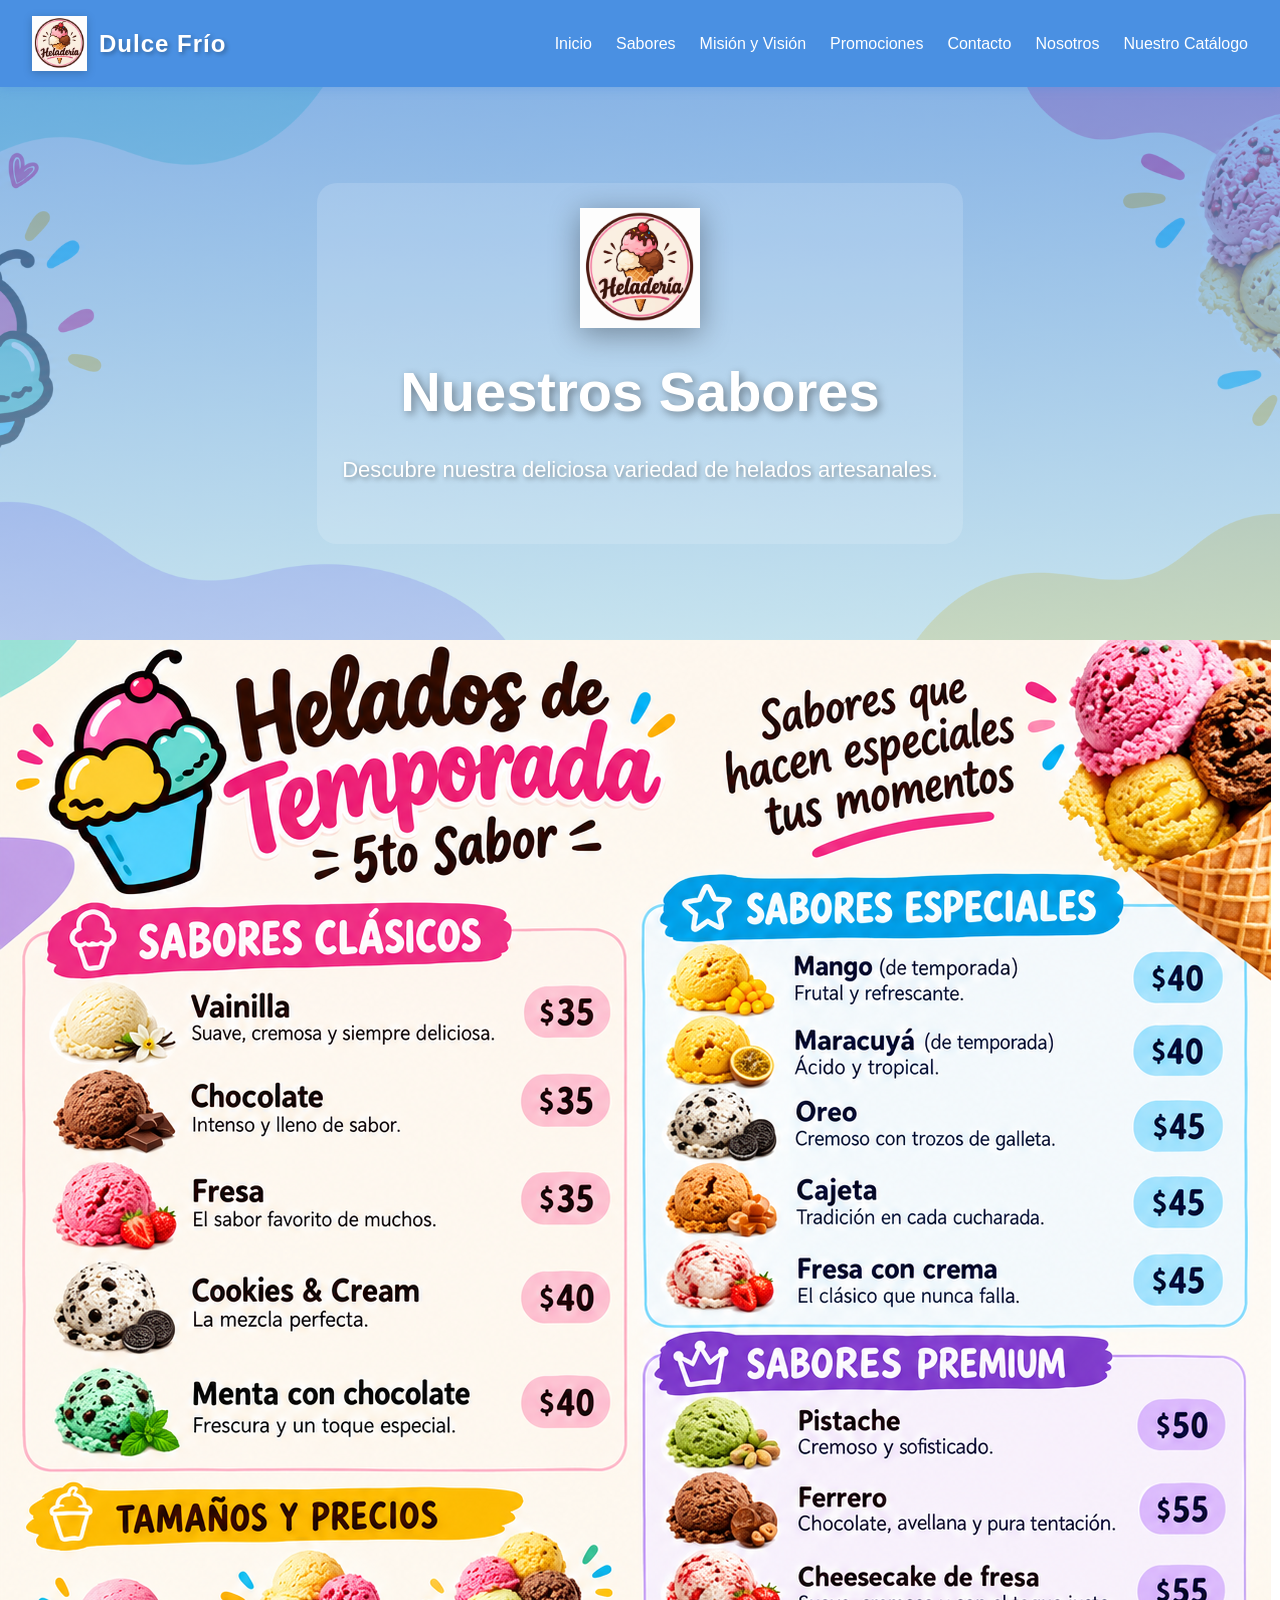
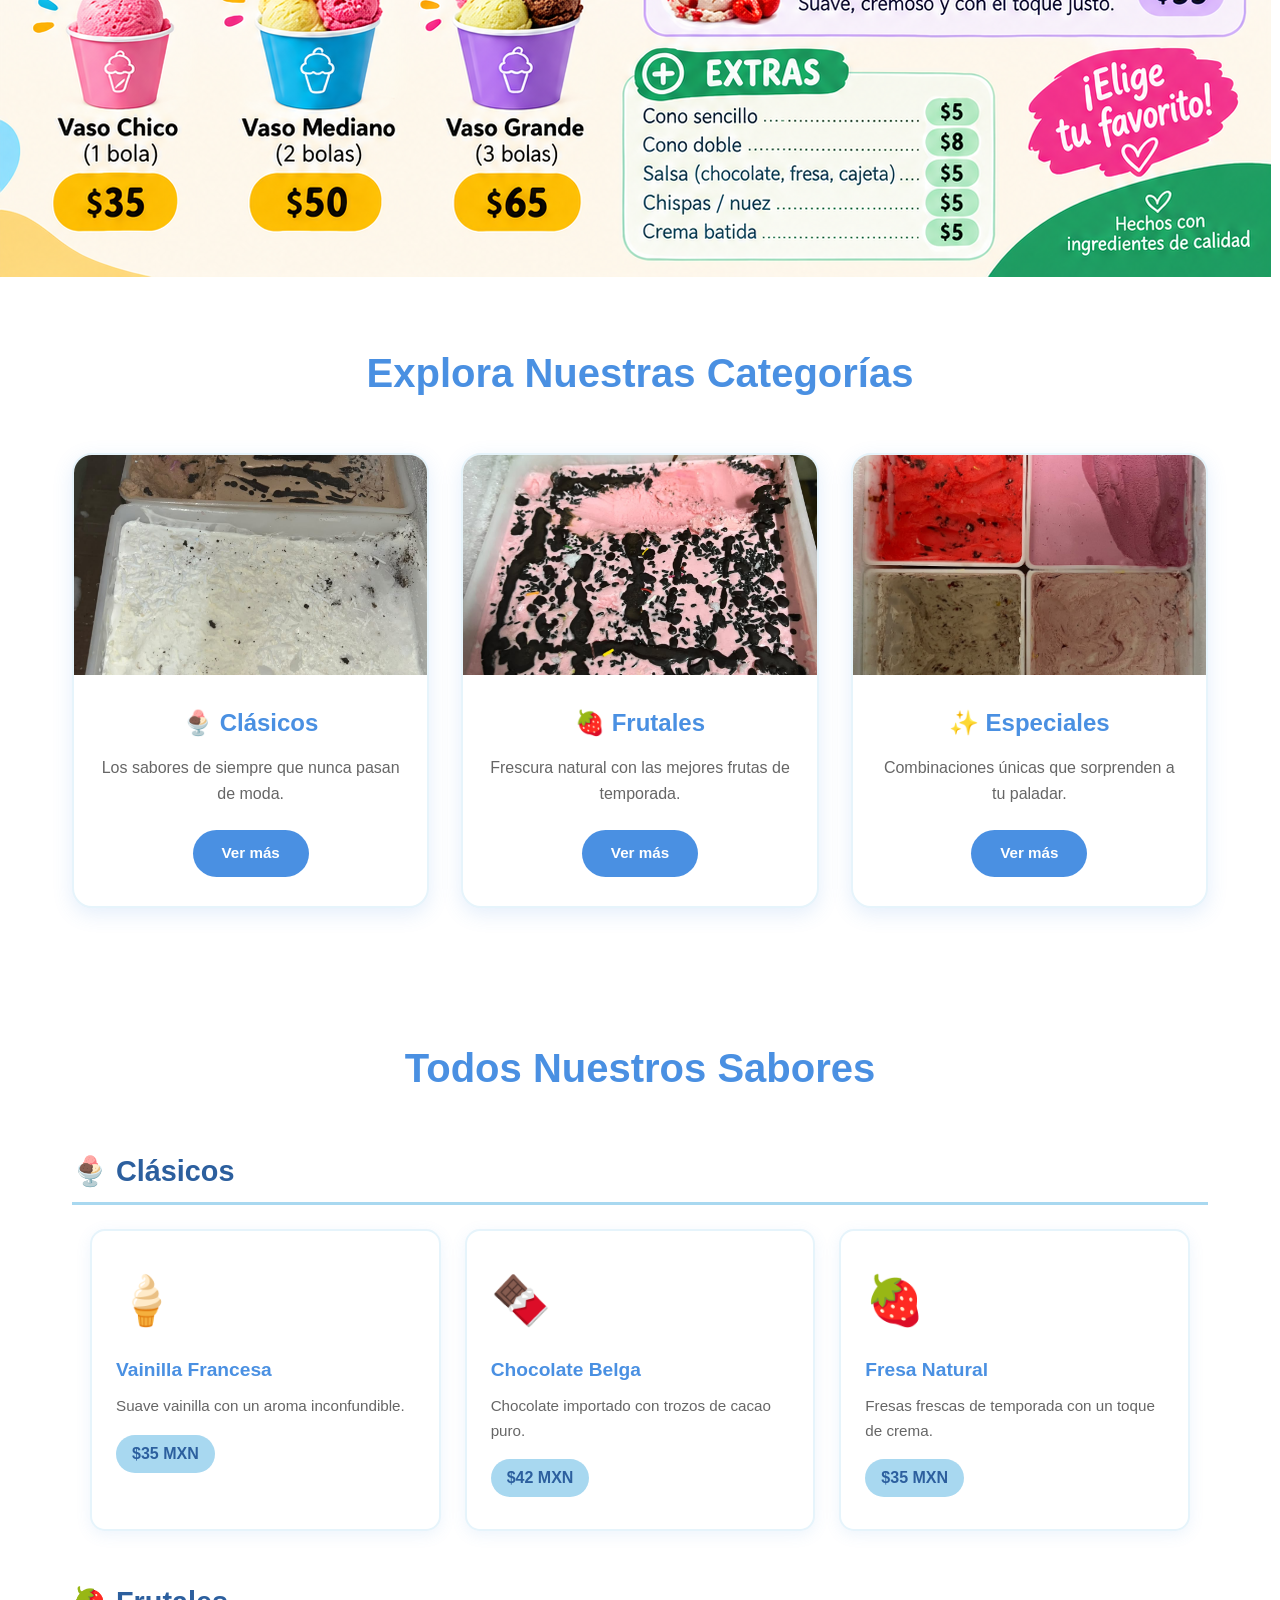
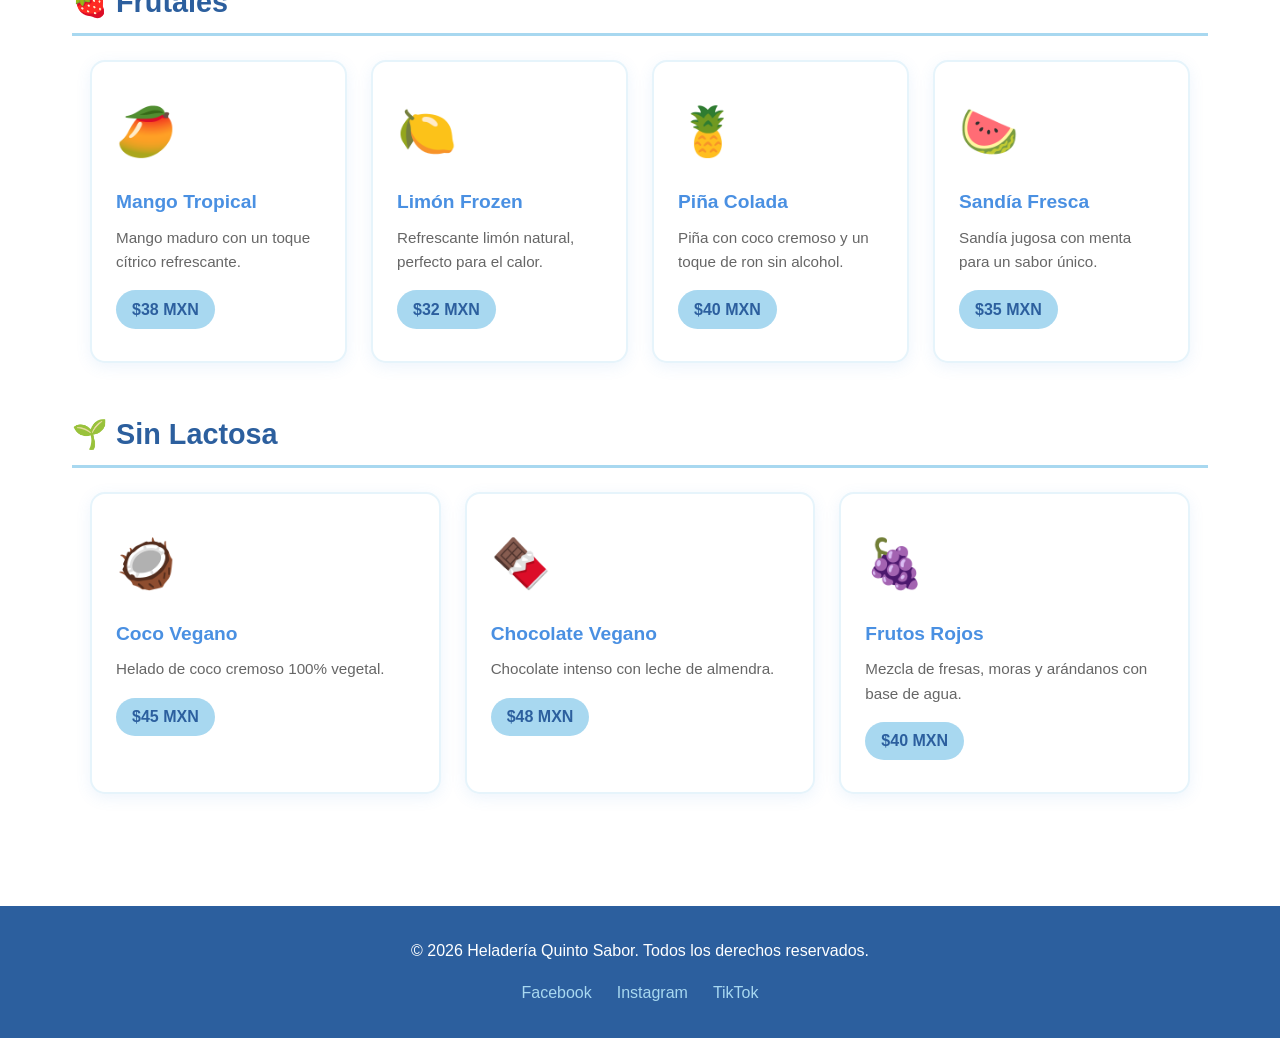
<file: sabores.html>
<!DOCTYPE html>
<html lang="es">

<head>
    <meta charset="UTF-8">
    <meta name="viewport" content="width=device-width, initial-scale=1.0">

    <title>Sabores - Heladería Dulce Frío 🍦</title>

    <link rel="stylesheet" href="style.css">
</head>

<body>

    <!-- ENCABEZADO / NAVEGACIÓN -->
    <header class="header">
        <div class="logo">
            <a href="index.html">
                <img src="Img/logo.png" alt="Dulce Frío" class="logo-img">
                <span class="logo-texto">Dulce Frío</span>
            </a>
        </div>
        <nav class="nav" id="nav">
            <a href="index.html">Inicio</a>
            <a href="sabores.html">Sabores</a>
            <a href="mision y vision.html">Misión y Visión</a>
            <a href="promociones.html">Promociones</a>
            <a href="contactanos.html">Contacto</a>
            <a href="nosotros.html">Nosotros</a>
            <a href="catalogo.html">Nuestro Catálogo</a>
        </nav>
        <button class="menu-btn" id="menuBtn">☰</button>
    </header>


    <!-- HERO SABORES -->
     
    <section class="hero hero-sabores">

        

        <div class="hero-content">
<img
                src="Img/logo.png"
                alt="Quinto Sabor"
                class="hero-logo"
            >
            <h1>Nuestros Sabores</h1>

            <p>
                Descubre nuestra deliciosa variedad
                de helados artesanales.
            </p>

        </div>

    </section>


    <!-- IMAGEN DEL MENÚ CENTRADA -->
    <section class="menu-imagen">

        <img src="Img/menu.png" alt="Menú de Sabores" class="menu-img">

    </section>


    <!-- SECCIÓN DE CARTAS CON 3 IMÁGENES -->
    <section class="cartas">
        <h2>Explora Nuestras Categorías</h2>
        <div class="grid-cartas">

            <div class="carta">
                <div class="carta-imagen">
                    <img src="Img/img4.jpeg" alt="Helados Clásicos">
                </div>
                <div class="carta-contenido">
                    <h3>🍨 Clásicos</h3>
                    <p>Los sabores de siempre que nunca pasan de moda.</p>
                    <a href="#clasicos" class="carta-btn">Ver más</a>
                </div>
            </div>

            <div class="carta">
                <div class="carta-imagen">
                    <img src="Img/img2.jpeg" alt="Helados Frutales">
                </div>
                <div class="carta-contenido">
                    <h3>🍓 Frutales</h3>
                    <p>Frescura natural con las mejores frutas de temporada.</p>
                    <a href="#frutales" class="carta-btn">Ver más</a>
                </div>
            </div>

            <div class="carta">
                <div class="carta-imagen">
                    <img src="Img/img3.jpeg" alt="Helados Especiales">
                </div>
                <div class="carta-contenido">
                    <h3>✨ Especiales</h3>
                    <p>Combinaciones únicas que sorprenden a tu paladar.</p>
                    <a href="#especiales" class="carta-btn">Ver más</a>
                </div>
            </div>

        </div>
    </section>


    <!-- SECCIÓN SABORES COMPLETA -->
    <section class="sabores-completos">

        <h2>Todos Nuestros Sabores</h2>


        <!-- CATEGORÍA: CLÁSICOS -->
        <div class="categoria" id="clasicos">

            <h3>🍨 Clásicos</h3>

            <div class="grid-sabores">

                <div class="card">
                    <div class="icon">🍦</div>

                    <h4>Vainilla Francesa</h4>

                    <p>
                        Suave vainilla con un aroma inconfundible.
                    </p>

                    <span class="precio">$35 MXN</span>
                </div>


                <div class="card">
                    <div class="icon">🍫</div>

                    <h4>Chocolate Belga</h4>

                    <p>
                        Chocolate importado con trozos de cacao puro.
                    </p>

                    <span class="precio">$42 MXN</span>
                </div>


                <div class="card">
                    <div class="icon">🍓</div>

                    <h4>Fresa Natural</h4>

                    <p>
                        Fresas frescas de temporada con un toque de crema.
                    </p>

                    <span class="precio">$35 MXN</span>
                </div>

            </div>

        </div>


        <!-- CATEGORÍA: FRUTALES -->
        <div class="categoria" id="frutales">

            <h3>🍓 Frutales</h3>

            <div class="grid-sabores">

                <div class="card">
                    <div class="icon">🥭</div>

                    <h4>Mango Tropical</h4>

                    <p>
                        Mango maduro con un toque cítrico refrescante.
                    </p>

                    <span class="precio">$38 MXN</span>
                </div>


                <div class="card">
                    <div class="icon">🍋</div>

                    <h4>Limón Frozen</h4>

                    <p>
                        Refrescante limón natural, perfecto para el calor.
                    </p>

                    <span class="precio">$32 MXN</span>
                </div>


                <div class="card">
                    <div class="icon">🍍</div>

                    <h4>Piña Colada</h4>

                    <p>
                        Piña con coco cremoso y un toque de ron sin alcohol.
                    </p>

                    <span class="precio">$40 MXN</span>
                </div>


                <div class="card">
                    <div class="icon">🍉</div>

                    <h4>Sandía Fresca</h4>

                    <p>
                        Sandía jugosa con menta para un sabor único.
                    </p>

                    <span class="precio">$35 MXN</span>
                </div>

            </div>

        </div>


     


        <!-- CATEGORÍA: SIN LACTOSA -->
        <div class="categoria">

            <h3>🌱 Sin Lactosa</h3>

            <div class="grid-sabores">

                <div class="card">
                    <div class="icon">🥥</div>

                    <h4>Coco Vegano</h4>

                    <p>
                        Helado de coco cremoso 100% vegetal.
                    </p>

                    <span class="precio">$45 MXN</span>
                </div>


                <div class="card">
                    <div class="icon">🍫</div>

                    <h4>Chocolate Vegano</h4>

                    <p>
                        Chocolate intenso con leche de almendra.
                    </p>

                    <span class="precio">$48 MXN</span>
                </div>


                <div class="card">
                    <div class="icon">🍇</div>

                    <h4>Frutos Rojos</h4>

                    <p>
                        Mezcla de fresas, moras y arándanos con base de agua.
                    </p>

                    <span class="precio">$40 MXN</span>
                </div>

            </div>

        </div>

    </section>


    <!-- PIE DE PÁGINA -->
    <footer class="footer">

        <p>
            &copy; 2026 Heladería Quinto Sabor.
            Todos los derechos reservados.
        </p>

        <div class="redes">

            <a href="#">Facebook</a>

            <a href="#">Instagram</a>

            <a href="#">TikTok</a>

        </div>

    </footer>


    <!-- JAVASCRIPT -->
    <script src="script.js"></script>

</body>

</html>
</file>
<file: style.css>
/* =====================================
   RESET Y VARIABLES
   ===================================== */
* {
    margin: 0;
    padding: 0;
    box-sizing: border-box;
}

html {
    scroll-behavior: smooth;
}

:root {
    --azul: #4A90E2;
    --azul-oscuro: #2C5F9E;
    --celeste: #A8D8F0;
    --celeste-claro: #E6F4FB;
    --blanco: #FFFFFF;
    --texto: #333333;
    --texto-suave: #666666;
}

/* IMÁGENES RESPONSIVE POR DEFECTO */
img {
    max-width: 100%;
    height: auto;
    display: block;
}

body {
    font-family: 'Segoe UI', Tahoma, sans-serif;
    color: var(--texto);
    background-color: var(--blanco);
    line-height: 1.6;
    overflow-x: hidden;
}

/* =====================================
   HEADER / NAVEGACIÓN
   ===================================== */
.header {
    background-color: var(--azul);
    color: white;
    padding: 1rem 2rem;
    display: flex;
    justify-content: space-between;
    align-items: center;
    position: sticky;
    top: 0;
    z-index: 1000;
    box-shadow: 0 2px 10px rgba(74, 144, 226, 0.3);
    transition: padding 0.4s ease, background-color 0.4s ease;
}

.header.scrolled {
    padding: 0.7rem 2rem;
    background-color: var(--azul-oscuro);
}

/* LOGO CON IMAGEN + TEXTO */
.logo {
    display: flex;
    align-items: center;
}

.logo a {
    display: flex;
    align-items: center;
    gap: 12px;
    text-decoration: none;
    line-height: 1;
}

.logo-img {
    height: 55px;
    width: auto;
    transition: transform 0.3s ease, filter 0.3s ease;
    filter: drop-shadow(0 2px 4px rgba(0, 0, 0, 0.2));
}

.logo a:hover .logo-img {
    transform: scale(1.08) rotate(-5deg);
    filter: drop-shadow(0 4px 8px rgba(0, 0, 0, 0.3));
}

.logo-texto {
    font-size: 1.5rem;
    font-weight: bold;
    color: white;
    letter-spacing: 1px;
    text-shadow: 2px 2px 4px rgba(0, 0, 0, 0.3);
    transition: color 0.3s ease;
    white-space: nowrap;
}

.logo a:hover .logo-texto {
    color: var(--celeste);
}

/* NAV */
.nav {
    display: flex;
    align-items: center;
    gap: 1.5rem;
}

.nav a {
    color: white;
    text-decoration: none;
    font-weight: 500;
    position: relative;
    transition: color 0.3s;
}

.nav a::after {
    content: '';
    position: absolute;
    bottom: -5px;
    left: 0;
    width: 0;
    height: 2px;
    background-color: var(--celeste);
    transition: width 0.3s ease;
}

.nav a:hover {
    color: var(--celeste);
}

.nav a:hover::after {
    width: 100%;
}

/* MENU BUTTON */
.menu-btn {
    display: none;
    background: none;
    border: none;
    color: white;
    font-size: 1.8rem;
    cursor: pointer;
    padding: 5px 10px;
}

/* =====================================
   HERO CON IMAGEN DE FONDO
   ===================================== */
.hero {
    width: 100%;
    min-height: 500px;
    background-image:
        linear-gradient(
            rgba(74, 144, 226, 0.55),
            rgba(168, 216, 240, 0.55)
        ),
        url('Img/fondoxd.png');
    background-size: cover;
    background-position: center;
    background-repeat: no-repeat;
    color: white;
    text-align: center;
    display: flex;
    align-items: center;
    justify-content: center;
    padding: 40px 20px;
}

.hero-content {
    max-width: 850px;
    padding: 25px;
    background-color: rgba(255, 255, 255, 0.15);
    border-radius: 20px;
    animation: fadeInUp 1.2s ease-out;
}

.hero h1 {
    font-size: clamp(32px, 5vw, 56px);
    color: white;
    text-shadow: 3px 3px 8px rgba(0, 0, 0, 0.4);
    margin-bottom: 15px;
}

.hero p {
    font-size: clamp(17px, 2vw, 22px);
    color: white;
    text-shadow: 2px 2px 5px rgba(0, 0, 0, 0.4);
    margin-bottom: 2rem;
}

@keyframes fadeInUp {
    from { opacity: 0; transform: translateY(30px); }
    to { opacity: 1; transform: translateY(0); }
}

/* =====================================
   SECCIÓN SABORES
   ===================================== */
.sabores {
    padding: 4rem 2rem;
    text-align: center;
    background-color: var(--blanco);
}

.sabores h2,
.promociones h2,
.contacto h2 {
    font-size: 2.2rem;
    color: var(--azul);
    margin-bottom: 2rem;
}

.grid-sabores {
    display: grid;
    grid-template-columns: repeat(auto-fit, minmax(250px, 1fr));
    gap: 1.5rem;
    max-width: 1100px;
    margin: 0 auto;
}

.card {
    background: var(--blanco);
    border-radius: 15px;
    padding: 2rem 1.5rem;
    box-shadow: 0 4px 15px rgba(74, 144, 226, 0.1);
    border: 2px solid var(--celeste-claro);
    transition: transform 0.3s, box-shadow 0.3s;
}

.card:hover {
    transform: translateY(-8px);
    box-shadow: 0 8px 25px rgba(74, 144, 226, 0.25);
    border-color: var(--celeste);
}

.card .icon {
    font-size: 3rem;
    margin-bottom: 1rem;
}

.card h3,
.card h4 {
    color: var(--azul);
    margin-bottom: 0.5rem;
}

.card p {
    font-size: 0.95rem;
    color: var(--texto-suave);
    margin-bottom: 1rem;
}

.precio {
    display: inline-block;
    background-color: var(--celeste);
    color: var(--azul-oscuro);
    padding: 0.4rem 1rem;
    border-radius: 20px;
    font-weight: bold;
}

/* =====================================
   SECCIÓN PROMOCIONES (index)
   ===================================== */
.promociones {
    background-color: var(--celeste-claro);
    padding: 4rem 2rem;
    text-align: center;
}

.promo-container {
    display: flex;
    flex-wrap: wrap;
    justify-content: center;
    gap: 1.5rem;
    max-width: 1100px;
    margin: 0 auto;
}

.promo {
    background: var(--blanco);
    border-radius: 15px;
    padding: 2rem;
    flex: 1 1 280px;
    max-width: 350px;
    box-shadow: 0 4px 15px rgba(74, 144, 226, 0.1);
}

.promo h3 {
    color: var(--azul);
    margin-bottom: 0.8rem;
}

/* =====================================
   SECCIÓN CONTACTO
   ===================================== */
.contacto {
    padding: 4rem 2rem;
    text-align: center;
    max-width: 700px;
    margin: 0 auto;
    background-color: var(--blanco);
}

.formulario {
    display: flex;
    flex-direction: column;
    gap: 1rem;
    margin-bottom: 2rem;
}

.formulario input,
.formulario textarea {
    padding: 0.9rem;
    border: 2px solid var(--celeste);
    border-radius: 10px;
    font-size: 1rem;
    font-family: inherit;
    outline: none;
    transition: border-color 0.3s;
    background-color: var(--blanco);
}

.formulario input:focus,
.formulario textarea:focus {
    border-color: var(--azul);
}

.info-contacto p {
    margin: 0.5rem 0;
    font-size: 1.05rem;
}

/* =====================================
   FOOTER
   ===================================== */
.footer {
    background-color: var(--azul-oscuro);
    color: white;
    text-align: center;
    padding: 2rem;
}

.redes {
    margin-top: 1rem;
    display: flex;
    justify-content: center;
    gap: 25px;
    flex-wrap: wrap;
}

.redes a {
    color: var(--celeste);
    text-decoration: none;
    font-weight: 500;
    transition: color 0.3s;
}

.redes a:hover {
    color: white;
    text-decoration: underline;
}

/* =====================================
   HERO SABORES / MISIÓN / PROMOCIONES
   ===================================== */
.hero-sabores,
.hero-mision,
.hero-promociones,
.hero-nosotros {
    background-image:
        linear-gradient(
            rgba(74, 144, 226, 0.65),
            rgba(168, 216, 240, 0.65)
        ),
        url('Img/fondoxd.png');
    background-size: cover;
    background-position: center;
    padding: 6rem 2rem;
    text-align: center;
    color: white;
    min-height: 350px;
    display: flex;
    align-items: center;
    justify-content: center;
}

/* =====================================
   SECCIÓN SABORES COMPLETOS
   ===================================== */
.sabores-completos {
    padding: 4rem 2rem;
    max-width: 1200px;
    margin: 0 auto;
    background-color: var(--blanco);
}

.sabores-completos h2 {
    text-align: center;
    font-size: 2.5rem;
    color: var(--azul);
    margin-bottom: 3rem;
}

.categoria {
    margin-bottom: 3rem;
    scroll-margin-top: 100px;
}

.categoria h3 {
    font-size: 1.8rem;
    color: var(--azul-oscuro);
    margin-bottom: 1.5rem;
    padding-bottom: 0.5rem;
    border-bottom: 3px solid var(--celeste);
}

.categoria .card h4 {
    color: var(--azul);
    margin-bottom: 0.5rem;
    font-size: 1.2rem;
}

/* =====================================
   MISIÓN Y VISIÓN
   ===================================== */
.mision-vision {
    padding: 4rem 2rem;
    max-width: 1000px;
    margin: 0 auto;
    display: grid;
    gap: 2rem;
}

.bloque {
    background: var(--blanco);
    border-radius: 20px;
    padding: 3rem 2rem;
    box-shadow: 0 6px 25px rgba(74, 144, 226, 0.15);
    border-left: 6px solid var(--azul);
    transition: transform 0.3s ease, box-shadow 0.3s ease;
}

.bloque:hover {
    transform: translateY(-5px);
    box-shadow: 0 10px 35px rgba(74, 144, 226, 0.25);
}

.bloque-icon {
    font-size: 3.5rem;
    margin-bottom: 1rem;
}

.bloque h2 {
    font-size: 2rem;
    color: var(--azul);
    margin-bottom: 1.5rem;
}

.bloque p {
    font-size: 1.05rem;
    line-height: 1.8;
    margin-bottom: 1rem;
    color: var(--texto);
}

/* =====================================
   VALORES
   ===================================== */
.valores {
    padding: 4rem 2rem;
    background-color: var(--celeste-claro);
    text-align: center;
}

.valores h2 {
    font-size: 2.5rem;
    color: var(--azul);
    margin-bottom: 3rem;
}

.grid-valores {
    display: grid;
    grid-template-columns: repeat(auto-fit, minmax(220px, 1fr));
    gap: 1.5rem;
    max-width: 1100px;
    margin: 0 auto;
}

.valor-card {
    background: var(--blanco);
    border-radius: 15px;
    padding: 2rem 1.5rem;
    box-shadow: 0 4px 15px rgba(74, 144, 226, 0.1);
    transition: transform 0.3s ease;
    border: 2px solid transparent;
}

.valor-card:hover {
    transform: translateY(-8px) scale(1.03);
    border-color: var(--celeste);
}

.valor-icon {
    font-size: 3rem;
    margin-bottom: 1rem;
}

.valor-card h3 {
    color: var(--azul-oscuro);
    margin-bottom: 0.8rem;
    font-size: 1.3rem;
}

.valor-card p {
    font-size: 0.95rem;
    color: var(--texto-suave);
}

/* =====================================
   HISTORIA
   ===================================== */
.historia {
    padding: 4rem 2rem;
    max-width: 900px;
    margin: 0 auto;
    text-align: center;
    background-color: var(--blanco);
}

.historia h2 {
    font-size: 2.5rem;
    color: var(--azul);
    margin-bottom: 2rem;
}

.historia p {
    font-size: 1.1rem;
    line-height: 1.8;
    margin-bottom: 1.5rem;
    color: var(--texto);
}

/* =====================================
   SECCIÓN CTA
   ===================================== */
.cta {
    background: var(--azul);
    color: white;
    text-align: center;
    padding: 4rem 2rem;
    margin-top: 2rem;
}

.cta h2 {
    font-size: 2.2rem;
    margin-bottom: 1rem;
    text-shadow: 2px 2px 5px rgba(0, 0, 0, 0.2);
}

.cta p {
    font-size: 1.2rem;
    margin-bottom: 2rem;
    text-shadow: 1px 1px 3px rgba(0, 0, 0, 0.2);
}

.cta .btn {
    background-color: var(--blanco);
    color: var(--azul);
    font-weight: bold;
}

.cta .btn:hover {
    background-color: var(--celeste);
    color: var(--azul-oscuro);
}

/* BOTÓN GENERAL */
.btn {
    display: inline-block;
    text-decoration: none;
    background-color: var(--azul);
    color: white;
    padding: 12px 28px;
    border-radius: 30px;
    font-weight: bold;
    border: none;
    cursor: pointer;
    transition: background-color 0.3s ease, transform 0.3s ease;
}

.btn:hover {
    background-color: var(--azul-oscuro);
    transform: scale(1.05);
}

/* =====================================
   PÁGINA DE PROMOCIONES
   ===================================== */
.promos-mes {
    padding: 4rem 2rem;
    max-width: 1200px;
    margin: 0 auto;
    background-color: var(--blanco);
}

.promos-mes h2,
.promos-especiales h2,
.como-aplicar h2,
.terminos h2 {
    text-align: center;
    font-size: 2.5rem;
    color: var(--azul);
    margin-bottom: 3rem;
}

.grid-promos {
    display: grid;
    grid-template-columns: repeat(auto-fit, minmax(280px, 1fr));
    gap: 2rem;
}

.promo-card {
    background: var(--blanco);
    border-radius: 20px;
    padding: 2.5rem 2rem;
    text-align: center;
    box-shadow: 0 6px 20px rgba(74, 144, 226, 0.1);
    position: relative;
    transition: transform 0.3s ease, box-shadow 0.3s ease;
    border: 2px solid var(--celeste-claro);
}

.promo-card:hover {
    transform: translateY(-10px);
    box-shadow: 0 12px 35px rgba(74, 144, 226, 0.25);
    border-color: var(--celeste);
}

.promo-card.destacada {
    border: 3px solid var(--azul);
    background: linear-gradient(135deg, #fff, var(--celeste-claro));
}

.promo-badge {
    position: absolute;
    top: -15px;
    left: 50%;
    transform: translateX(-50%);
    background: var(--azul);
    color: white;
    padding: 0.4rem 1.2rem;
    border-radius: 20px;
    font-size: 0.85rem;
    font-weight: bold;
    box-shadow: 0 4px 10px rgba(74, 144, 226, 0.4);
    animation: pulse 2s ease infinite;
}

@keyframes pulse {
    0%, 100% { transform: translateX(-50%) scale(1); }
    50% { transform: translateX(-50%) scale(1.05); }
}

.promo-icon {
    font-size: 3.5rem;
    margin-bottom: 1rem;
}

.promo-card h3 {
    color: var(--azul-oscuro);
    font-size: 1.4rem;
    margin-bottom: 0.8rem;
}

.promo-card.destacada h3 {
    color: var(--azul);
}

.promo-card p {
    font-size: 1rem;
    color: var(--texto-suave);
    margin-bottom: 1.5rem;
    line-height: 1.6;
}

.promo-precio {
    display: flex;
    justify-content: center;
    align-items: center;
    gap: 1rem;
    margin-bottom: 1rem;
}

.precio-antes {
    text-decoration: line-through;
    color: #999;
    font-size: 1rem;
}

.precio-ahora {
    background: var(--azul);
    color: white;
    padding: 0.5rem 1.2rem;
    border-radius: 25px;
    font-weight: bold;
    font-size: 1.1rem;
}

.promo-vigencia {
    display: inline-block;
    background: var(--celeste);
    color: var(--azul-oscuro);
    padding: 0.4rem 1rem;
    border-radius: 15px;
    font-size: 0.85rem;
    font-weight: 500;
}

/* PROMOS ESPECIALES */
.promos-especiales {
    padding: 4rem 2rem;
    background: var(--celeste-claro);
    max-width: 100%;
}

.promos-especiales .grid-promos {
    max-width: 1200px;
    margin: 0 auto;
}

.promo-card.especial {
    background: var(--blanco);
    border: 2px dashed var(--azul);
}

.promo-card.especial:hover {
    border-style: solid;
    border-color: var(--azul-oscuro);
}

/* CÓMO APLICAR */
.como-aplicar {
    padding: 4rem 2rem;
    max-width: 1200px;
    margin: 0 auto;
    background-color: var(--blanco);
}

.pasos {
    display: grid;
    grid-template-columns: repeat(auto-fit, minmax(220px, 1fr));
    gap: 2rem;
}

.paso {
    text-align: center;
    padding: 2rem 1.5rem;
    background: var(--celeste-claro);
    border-radius: 15px;
    box-shadow: 0 4px 15px rgba(74, 144, 226, 0.1);
    transition: transform 0.3s ease;
}

.paso:hover {
    transform: translateY(-8px);
    box-shadow: 0 8px 20px rgba(74, 144, 226, 0.2);
}

.paso-numero {
    width: 60px;
    height: 60px;
    background: linear-gradient(135deg, var(--azul), var(--celeste));
    color: white;
    border-radius: 50%;
    display: flex;
    align-items: center;
    justify-content: center;
    font-size: 1.8rem;
    font-weight: bold;
    margin: 0 auto 1rem;
    box-shadow: 0 4px 15px rgba(74, 144, 226, 0.3);
}

.paso h3 {
    color: var(--azul);
    margin-bottom: 0.8rem;
    font-size: 1.2rem;
}

.paso p {
    font-size: 0.95rem;
    color: var(--texto-suave);
    line-height: 1.6;
}

/* TÉRMINOS */
.terminos {
    padding: 4rem 2rem;
    background: var(--celeste-claro);
    max-width: 100%;
}

.terminos h2 {
    max-width: 900px;
    margin-left: auto;
    margin-right: auto;
}

.terminos ul {
    max-width: 900px;
    margin: 0 auto;
    list-style: none;
    padding: 0;
}

.terminos li {
    background: var(--blanco);
    padding: 1rem 1.5rem;
    margin-bottom: 0.8rem;
    border-radius: 10px;
    border-left: 4px solid var(--azul);
    font-size: 1rem;
    color: var(--texto);
    transition: transform 0.3s ease;
}

.terminos li:hover {
    transform: translateX(5px);
}

.terminos li::before {
    content: '✓ ';
    color: var(--azul);
    font-weight: bold;
    margin-right: 0.5rem;
}

/* =====================================
   PÁGINA DE CONTACTO
   ===================================== */
.contact-container {
    min-height: 100vh;
    display: flex;
    justify-content: center;
    align-items: center;
    background: var(--celeste-claro);
    padding: 20px;
}

.contact-card {
    background: var(--blanco);
    width: 100%;
    max-width: 600px;
    padding: 40px;
    border-radius: 15px;
    box-shadow: 0 5px 20px rgba(74, 144, 226, 0.15);
    text-align: center;
}

.contact-card h1 {
    margin-bottom: 15px;
    font-size: 32px;
    color: var(--azul);
}

.descripcion {
    color: var(--texto-suave);
    line-height: 1.6;
    margin-bottom: 30px;
}

.contact-info {
    display: flex;
    flex-direction: column;
    gap: 20px;
    margin-bottom: 30px;
}

.contact-item {
    display: flex;
    align-items: center;
    text-align: left;
    padding: 18px;
    background: var(--celeste-claro);
    border-radius: 10px;
    transition: 0.3s;
}

.contact-item:hover {
    transform: translateY(-3px);
    box-shadow: 0 4px 12px rgba(74, 144, 226, 0.15);
}

.contact-item .icon {
    font-size: 30px;
    margin-right: 18px;
}

.contact-item h3 {
    margin: 0 0 5px;
    color: var(--azul-oscuro);
}

.contact-item a {
    color: var(--azul);
    text-decoration: none;
}

.contact-item a:hover {
    text-decoration: underline;
}

.btn-regresar {
    display: inline-block;
    padding: 12px 25px;
    background: var(--azul);
    color: white;
    text-decoration: none;
    border-radius: 8px;
    transition: 0.3s;
}

.btn-regresar:hover {
    background: var(--azul-oscuro);
}

/* =====================================
   SECCIÓN DE CARTAS CON 3 IMÁGENES
   ===================================== */
.cartas {
    padding: 4rem 2rem;
    max-width: 1200px;
    margin: 0 auto;
    background-color: var(--blanco);
}

.cartas h2 {
    text-align: center;
    font-size: 2.5rem;
    color: var(--azul);
    margin-bottom: 3rem;
}

.grid-cartas {
    display: grid;
    grid-template-columns: repeat(auto-fit, minmax(280px, 1fr));
    gap: 2rem;
}

.carta {
    background: var(--blanco);
    border-radius: 20px;
    overflow: hidden;
    box-shadow: 0 6px 20px rgba(74, 144, 226, 0.15);
    border: 2px solid var(--celeste-claro);
    transition: transform 0.4s ease, box-shadow 0.4s ease;
    display: flex;
    flex-direction: column;
}

.carta:hover {
    transform: translateY(-10px);
    box-shadow: 0 15px 40px rgba(74, 144, 226, 0.3);
    border-color: var(--celeste);
}

.carta-imagen {
    width: 100%;
    height: 220px;
    overflow: hidden;
    position: relative;
}

.carta-imagen img {
    width: 100%;
    height: 100%;
    object-fit: cover;
    transition: transform 0.5s ease;
}

.carta:hover .carta-imagen img {
    transform: scale(1.1);
}

.carta-contenido {
    padding: 1.8rem 1.5rem;
    text-align: center;
    display: flex;
    flex-direction: column;
    flex-grow: 1;
}

.carta-contenido h3 {
    font-size: 1.5rem;
    color: var(--azul);
    margin-bottom: 0.8rem;
}

.carta-contenido p {
    font-size: 1rem;
    color: var(--texto-suave);
    line-height: 1.6;
    margin-bottom: 1.5rem;
    flex-grow: 1;
}

.carta-btn {
    display: inline-block;
    padding: 0.7rem 1.8rem;
    background-color: var(--azul);
    color: white;
    text-decoration: none;
    border-radius: 25px;
    font-weight: bold;
    font-size: 0.95rem;
    transition: background-color 0.3s ease, transform 0.3s ease;
    align-self: center;
}

.carta-btn:hover {
    background-color: var(--azul-oscuro);
    transform: scale(1.05);
}

/* =====================================
   SECCIÓN DE PALETAS CON 2 IMÁGENES
   ===================================== */
.paletas {
    padding: 5rem 2rem;
    max-width: 1200px;
    margin: 0 auto;
    background-color: var(--celeste-claro);
    text-align: center;
}

.paletas h2 {
    font-size: 2.5rem;
    color: var(--azul);
    margin-bottom: 1rem;
}

.paletas-descripcion {
    font-size: 1.1rem;
    color: var(--texto-suave);
    margin-bottom: 3rem;
    max-width: 700px;
    margin-left: auto;
    margin-right: auto;
    line-height: 1.7;
}

.grid-paletas {
    display: grid;
    grid-template-columns: repeat(2, 1fr);
    gap: 2.5rem;
    max-width: 1000px;
    margin: 0 auto;
}

.paleta-card {
    background: var(--blanco);
    border-radius: 20px;
    overflow: hidden;
    box-shadow: 0 8px 25px rgba(74, 144, 226, 0.15);
    border: 3px solid var(--blanco);
    transition: transform 0.4s ease, box-shadow 0.4s ease, border-color 0.4s ease;
}

.paleta-card:hover {
    transform: translateY(-10px) scale(1.02);
    box-shadow: 0 15px 40px rgba(74, 144, 226, 0.3);
    border-color: var(--celeste);
}

.paleta-imagen {
    width: 100%;
    height: 350px;
    overflow: hidden;
    position: relative;
}

.paleta-imagen img {
    width: 100%;
    height: 100%;
    object-fit: cover;
    transition: transform 0.6s ease;
}

.paleta-card:hover .paleta-imagen img {
    transform: scale(1.08);
}

.paleta-info {
    padding: 1.8rem 1.5rem;
    text-align: center;
}

.paleta-info h3 {
    font-size: 1.4rem;
    color: var(--azul);
    margin-bottom: 0.8rem;
}

.paleta-info p {
    font-size: 1rem;
    color: var(--texto-suave);
    line-height: 1.6;
}

/* =====================================
   PÁGINA NOSOTROS
   ===================================== */
.nosotros-intro {
    padding: 4rem 2rem;
    max-width: 900px;
    margin: 0 auto;
    text-align: center;
    background-color: var(--blanco);
}

.nosotros-intro h2 {
    font-size: 2.5rem;
    color: var(--azul);
    margin-bottom: 2rem;
}

.nosotros-texto {
    font-size: 1.15rem;
    line-height: 1.9;
    color: var(--texto);
    max-width: 800px;
    margin: 0 auto;
}

.nosotros-esencia {
    padding: 4rem 2rem;
    background-color: var(--celeste-claro);
}

.esencia-grid {
    max-width: 1100px;
    margin: 0 auto;
    display: grid;
    grid-template-columns: 1fr 1fr;
    gap: 3rem;
    align-items: center;
}

.esencia-imagen {
    border-radius: 20px;
    overflow: hidden;
    box-shadow: 0 10px 30px rgba(74, 144, 226, 0.25);
}

.esencia-imagen img {
    width: 100%;
    height: 100%;
    object-fit: cover;
    display: block;
    transition: transform 0.5s ease;
}

.esencia-imagen:hover img {
    transform: scale(1.05);
}

.esencia-texto h2 {
    font-size: 2.2rem;
    color: var(--azul);
    margin-bottom: 1.5rem;
}

.esencia-texto p {
    font-size: 1.05rem;
    line-height: 1.8;
    color: var(--texto);
    margin-bottom: 1rem;
}

.nosotros-filosofia {
    padding: 4rem 2rem;
    background-color: var(--blanco);
}

.filosofia-bloque {
    max-width: 900px;
    margin: 0 auto;
    text-align: center;
    background: var(--blanco);
    border-radius: 20px;
    padding: 3rem 2.5rem;
    box-shadow: 0 6px 25px rgba(74, 144, 226, 0.15);
    border-left: 6px solid var(--azul);
    transition: transform 0.3s ease, box-shadow 0.3s ease;
}

.filosofia-bloque:hover {
    transform: translateY(-5px);
    box-shadow: 0 10px 35px rgba(74, 144, 226, 0.25);
}

.filosofia-icon {
    font-size: 3.5rem;
    margin-bottom: 1rem;
}

.filosofia-bloque h2 {
    font-size: 2rem;
    color: var(--azul);
    margin-bottom: 1.5rem;
}

.filosofia-bloque p {
    font-size: 1.05rem;
    line-height: 1.8;
    margin-bottom: 1rem;
    color: var(--texto);
}

.nosotros-destaca {
    padding: 4rem 2rem;
    max-width: 1200px;
    margin: 0 auto;
    text-align: center;
    background-color: var(--celeste-claro);
}

.nosotros-destaca h2 {
    font-size: 2.5rem;
    color: var(--azul);
    margin-bottom: 3rem;
}

.grid-destaca {
    display: grid;
    grid-template-columns: repeat(auto-fit, minmax(240px, 1fr));
    gap: 2rem;
}

.destaca-card {
    background: var(--blanco);
    border-radius: 15px;
    padding: 2rem 1.5rem;
    box-shadow: 0 4px 15px rgba(74, 144, 226, 0.1);
    transition: transform 0.3s ease;
    border: 2px solid transparent;}
    /* =========================================================
   CATÁLOGO DE SABORES - DISEÑO COMPLETO (FIX)
   ========================================================= */

/* =========================================================
   ENCABEZADO DEL CATÁLOGO (HERO)
   ========================================================= */
.catalogo-hero {
    min-height: 380px;
    display: flex;
    align-items: center;
    justify-content: center;
    text-align: center;
    padding: 70px 20px;

    background:
        linear-gradient(
            rgba(48, 104, 170, 0.78),
            rgba(105, 163, 210, 0.70)
        ),
        url('Img/fondoxd.png') center/cover no-repeat;
}

.catalogo-hero-contenido {
    width: 100%;
    max-width: 850px;
    padding: 45px 35px;

    background: rgba(255, 255, 255, 0.12);
    border: 1px solid rgba(255, 255, 255, 0.30);
    border-radius: 18px;

    backdrop-filter: blur(6px);
    -webkit-backdrop-filter: blur(6px);

    box-shadow: 0 15px 40px rgba(0, 0, 0, 0.15);
}

.catalogo-hero h1 {
    margin: 0 0 15px;
    color: #ffffff;
    font-size: clamp(2.4rem, 5vw, 4rem);
    font-weight: 700;
    text-shadow: 0 3px 10px rgba(0, 0, 0, 0.30);
}

.catalogo-hero p {
    margin: 0;
    color: #ffffff;
    font-size: 1.1rem;
    line-height: 1.7;
    text-shadow: 0 2px 5px rgba(0, 0, 0, 0.20);
}

/* =========================================================
   INTRODUCCIÓN
   ========================================================= */
.catalogo-intro {
    max-width: 850px;
    margin: 0 auto;
    padding: 65px 20px 35px;
    text-align: center;
}

.catalogo-intro h2 {
    margin-bottom: 12px;
    color: var(--azul-oscuro);
    font-size: clamp(2rem, 4vw, 2.7rem);
    font-weight: 700;
}

.catalogo-intro p {
    max-width: 700px;
    margin: 0 auto;
    color: #64748b;
    font-size: 1.05rem;
    line-height: 1.8;
}

/* =========================================================
   GALERÍA DESTACADA
   ========================================================= */
.catalogo-galeria {
    background-color: #f8fafc;
    padding: 60px 20px;
}

.catalogo-descripcion {
    max-width: 650px;
}

/* =========================================================
   TARJETAS DE SABORES (GALERÍA)
   ========================================================= */
.sabor-card {
    border-radius: 15px !important;
    overflow: hidden;
    transition: transform 0.3s ease, box-shadow 0.3s ease;
    background: #ffffff;
    height: 100%;
}

.sabor-card:hover {
    transform: translateY(-8px);
    box-shadow: 0 15px 35px rgba(74, 144, 226, 0.25) !important;
}

.sabor-imagen {
    position: relative;
    width: 100%;
    height: 220px;
    overflow: hidden;
    border-radius: 15px 15px 0 0;
}

.sabor-imagen img {
    width: 100%;
    height: 100%;
    object-fit: cover;
    transition: transform 0.5s ease;
}

.sabor-card:hover .sabor-imagen img {
    transform: scale(1.1);
}

.sabor-badge {
    position: absolute;
    top: 12px;
    right: 12px;
    background: var(--azul);
    color: white;
    padding: 6px 14px;
    border-radius: 20px;
    font-size: 0.8rem;
    font-weight: bold;
    box-shadow: 0 2px 8px rgba(0, 0, 0, 0.2);
}

.precio-sabor {
    font-size: 1.3rem;
    font-weight: bold;
    color: var(--azul);
}

.precio-sabor small {
    font-size: 0.8rem;
    color: var(--texto-suave);
}

.presentacion-sabor {
    font-size: 1.5rem;
}

/* =========================================================
   CATEGORÍAS DEL CATÁLOGO
   ========================================================= */
.catalogo-categoria {
    max-width: 1150px;
    margin: 0 auto;
    padding: 40px 20px 65px;
}

.categoria-frutales {
    max-width: none;
    padding-left: max(20px, calc((100% - 1150px) / 2));
    padding-right: max(20px, calc((100% - 1150px) / 2));
    background-color: #eef7fc;
}

.categoria-sin-lactosa {
    margin-bottom: 20px;
}

.categoria-titulo {
    display: flex;
    align-items: center;
    gap: 18px;
    margin-bottom: 30px;
    padding-bottom: 15px;
    border-bottom: 1px solid #dbe7f0;
}

.categoria-titulo > span {
    display: none;
}

.categoria-titulo h2 {
    margin: 0 0 5px;
    color: var(--azul-oscuro);
    font-size: 1.9rem;
    font-weight: 700;
}

.categoria-titulo p {
    margin: 0;
    color: #64748b;
    font-size: 0.95rem;
}

/* =========================================================
   GRID DE PRODUCTOS
   ========================================================= */
.catalogo-grid {
    display: grid;
    grid-template-columns: repeat(3, minmax(0, 1fr));
    gap: 24px;
}

/* =========================================================
   TARJETAS DE PRODUCTOS
   ========================================================= */
.producto-card {
    position: relative;
    display: flex;
    flex-direction: column;
    min-height: 290px;
    overflow: hidden;
    background: #ffffff;
    border: 1px solid #e2e8f0;
    border-radius: 16px;
    box-shadow: 0 5px 18px rgba(30, 64, 95, 0.08);
    transition: transform 0.25s ease, box-shadow 0.25s ease, border-color 0.25s ease;
}

.producto-card:hover {
    transform: translateY(-6px);
    border-color: #b7d3e8;
    box-shadow: 0 14px 30px rgba(30, 64, 95, 0.14);
}

.producto-icono {
    display: none;
}

.producto-contenido {
    display: flex;
    flex-direction: column;
    flex: 1;
    padding: 24px;
}

.producto-categoria {
    align-self: flex-start;
    margin-bottom: 12px;
    padding: 5px 11px;
    background-color: #edf5fb;
    color: #47729d;
    border-radius: 5px;
    font-size: 0.72rem;
    font-weight: 700;
    text-transform: uppercase;
    letter-spacing: 0.6px;
}

.producto-contenido h3 {
    margin: 0 0 10px;
    color: #1e293b;
    font-size: 1.3rem;
    font-weight: 700;
}

.producto-contenido p {
    margin: 0;
    color: #64748b;
    font-size: 0.95rem;
    line-height: 1.65;
}

.producto-final {
    display: flex;
    align-items: center;
    justify-content: space-between;
    gap: 15px;
    margin-top: auto;
    padding-top: 22px;
    border-top: 1px solid #edf1f5;
}

.producto-precio {
    color: var(--azul-oscuro);
    font-size: 1.45rem;
    font-weight: 800;
}

.producto-precio small {
    font-size: 0.7rem;
    font-weight: 600;
}

.producto-presentacion {
    padding: 6px 10px;
    background-color: #f5f7fa;
    color: #64748b;
    border-radius: 6px;
    font-size: 0.76rem;
}

/* PRODUCTOS ESPECIALES */
.producto-especial {
    border-color: #d9cde7;
}

.producto-especial:hover {
    border-color: #bda6d3;
}

.producto-especial .producto-categoria {
    background-color: #f3edf8;
    color: #80619a;
}

/* =========================================================
   NOTA FINAL DEL CATÁLOGO
   ========================================================= */
.catalogo-nota {
    max-width: 1000px;
    margin: 10px auto 70px;
    padding: 25px 30px;
    display: flex;
    align-items: center;
    gap: 20px;
    background-color: #ffffff;
    border: 1px solid #e2e8f0;
    border-left: 4px solid var(--azul);
    border-radius: 12px;
    box-shadow: 0 5px 18px rgba(30, 64, 95, 0.06);
}

.nota-icono {
    display: none;
}

.catalogo-nota h3 {
    margin: 0 0 6px;
    color: var(--azul-oscuro);
    font-size: 1.15rem;
}

.catalogo-nota p {
    margin: 0;
    color: #64748b;
    font-size: 0.92rem;
    line-height: 1.6;
}

/* =========================================================
   BOTÓN DEL CATÁLOGO
   ========================================================= */
.btn-catalogo {
    background: var(--azul);
    color: white;
    border: none;
    font-weight: 600;
    transition: all 0.3s ease;
}

.btn-catalogo:hover {
    background: var(--azul-oscuro);
    color: white;
    transform: translateY(-3px);
    box-shadow: 0 8px 18px rgba(74, 144, 226, 0.30);
}

/* =========================================================
   RESPONSIVE - CATÁLOGO
   ========================================================= */
@media (max-width: 900px) {
    .catalogo-grid {
        grid-template-columns: repeat(2, minmax(0, 1fr));
    }

    .catalogo-hero {
        min-height: 330px;
    }

    .catalogo-hero-contenido {
        padding: 35px 25px;
    }
}

@media (max-width: 600px) {
    .catalogo-hero {
        min-height: 300px;
        padding: 55px 15px;
    }

    .catalogo-hero-contenido {
        padding: 30px 20px;
        border-radius: 14px;
    }

    .catalogo-hero h1 {
        font-size: 2.2rem;
    }

    .catalogo-hero p {
        font-size: 0.95rem;
    }

    .catalogo-intro {
        padding: 50px 20px 25px;
    }

    .catalogo-intro h2 {
        font-size: 2rem;
    }

    .catalogo-categoria,
    .categoria-frutales {
        padding: 40px 20px 50px;
    }

    .categoria-titulo {
        align-items: flex-start;
        margin-bottom: 25px;
    }

    .categoria-titulo h2 {
        font-size: 1.55rem;
    }

    .categoria-titulo p {
        font-size: 0.9rem;
    }

    .catalogo-grid {
        grid-template-columns: 1fr;
        gap: 18px;
    }

    .producto-card {
        min-height: 270px;
    }

    .producto-contenido {
        padding: 21px;
    }

    .producto-contenido h3 {
        font-size: 1.25rem;
    }

    .catalogo-nota {
        margin: 10px 20px 50px;
        padding: 22px 20px;
    }

    .sabor-imagen {
        height: 200px;
    }
}

@media (max-width: 400px) {
    .producto-final {
        align-items: flex-start;
        flex-direction: column;
    }

    .producto-precio {
        font-size: 1.35rem;
    }
}
/* =====================================
   SECCIÓN NUESTRO COMPROMISO (FIX)
   ===================================== */
.nosotros-compromiso {
    padding: 4rem 2rem;
    max-width: 1200px;
    margin: 0 auto;
    text-align: center;
    background-color: var(--blanco);
}

.nosotros-compromiso h2 {
    font-size: 2.5rem;
    color: var(--azul);
    margin-bottom: 3rem;
}

.grid-compromiso {
    display: grid;
    grid-template-columns: repeat(auto-fit, minmax(260px, 1fr));
    gap: 2rem;
    max-width: 1100px;
    margin: 0 auto;
}

.compromiso-item {
    background: var(--blanco);
    border-radius: 20px;
    padding: 2.5rem 1.8rem;
    box-shadow: 0 6px 20px rgba(74, 144, 226, 0.12);
    border: 2px solid var(--celeste-claro);
    transition: transform 0.3s ease, box-shadow 0.3s ease;
    text-align: center;
}

.compromiso-item:hover {
    transform: translateY(-10px);
    box-shadow: 0 15px 35px rgba(74, 144, 226, 0.25);
    border-color: var(--celeste);
}

.compromiso-numero {
    width: 70px;
    height: 70px;
    margin: 0 auto 1.2rem;
    background: linear-gradient(135deg, var(--azul), var(--celeste));
    color: white;
    border-radius: 50%;
    display: flex;
    align-items: center;
    justify-content: center;
    font-size: 1.5rem;
    font-weight: bold;
    box-shadow: 0 6px 18px rgba(74, 144, 226, 0.35);
    letter-spacing: 1px;
}

.compromiso-item h3 {
    color: var(--azul);
    font-size: 1.35rem;
    margin-bottom: 0.8rem;
    font-weight: 700;
}

.compromiso-item p {
    font-size: 0.98rem;
    color: var(--texto-suave);
    line-height: 1.7;
    margin: 0;
}

/* RESPONSIVE COMPROMISO */
@media (max-width: 768px) {
    .nosotros-compromiso {
        padding: 3rem 1.2rem;
    }

    .nosotros-compromiso h2 {
        font-size: 1.8rem;
        margin-bottom: 2rem;
    }

    .grid-compromiso {
        grid-template-columns: 1fr;
        gap: 1.5rem;
    }

    .compromiso-item {
        padding: 2rem 1.5rem;
    }

    .compromiso-numero {
        width: 60px;
        height: 60px;
        font-size: 1.3rem;
    }

    .compromiso-item h3 {
        font-size: 1.2rem;
    }
}
/* =====================================
   PANTALLA DE BIENVENIDA
   ===================================== */
.bienvenida-overlay {
    position: fixed;
    top: 0;
    left: 0;
    width: 100%;
    height: 100vh;
    background: linear-gradient(135deg, var(--azul), var(--celeste));
    display: flex;
    align-items: center;
    justify-content: center;
    z-index: 99999;
    opacity: 1;
    visibility: visible;
    transition: opacity 1s ease, visibility 1s ease;
}

.bienvenida-overlay.oculto {
    opacity: 0;
    visibility: hidden;
    pointer-events: none;
}

.bienvenida-contenido {
    text-align: center;
    color: white;
    padding: 2rem;
    animation: bienvenidaAparecer 1s ease-out;
}

.bienvenida-logo {
    height: 130px;
    width: auto;
    margin: 0 auto 1.5rem;
    display: block;
    filter: drop-shadow(0 6px 20px rgba(0, 0, 0, 0.35));
    animation: bienvenidaLogo 1.6s ease-out;
}

.bienvenida-titulo {
    font-size: 2rem;
    font-weight: 400;
    color: rgba(255, 255, 255, 0.95);
    margin: 0 0 0.5rem;
    letter-spacing: 2px;
    text-shadow: 2px 2px 8px rgba(0, 0, 0, 0.3);
    animation: bienvenidaTexto 1.2s ease-out;
}

.bienvenida-nombre {
    font-size: 3.5rem;
    font-weight: 800;
    color: white;
    margin: 0 0 1rem;
    letter-spacing: 3px;
    text-shadow: 3px 3px 12px rgba(0, 0, 0, 0.4);
    animation: bienvenidaTexto 1.4s ease-out;
}

.bienvenida-eslogan {
    font-size: 1.2rem;
    color: rgba(255, 255, 255, 0.95);
    margin-bottom: 2rem;
    font-weight: 300;
    letter-spacing: 1px;
    text-shadow: 1px 1px 5px rgba(0, 0, 0, 0.3);
    animation: bienvenidaTexto 1.6s ease-out;
}

.bienvenida-linea {
    width: 100px;
    height: 4px;
    background: white;
    margin: 0 auto;
    border-radius: 4px;
    box-shadow: 0 2px 10px rgba(0, 0, 0, 0.3);
    animation: bienvenidaLinea 2s ease-out infinite;
}

@keyframes bienvenidaAparecer {
    from { opacity: 0; }
    to { opacity: 1; }
}

@keyframes bienvenidaLogo {
    0% { opacity: 0; transform: scale(0.4) rotate(-15deg); }
    60% { opacity: 1; transform: scale(1.15) rotate(8deg); }
    100% { opacity: 1; transform: scale(1) rotate(0deg); }
}

@keyframes bienvenidaTexto {
    from { opacity: 0; transform: translateY(30px); }
    to { opacity: 1; transform: translateY(0); }
}

@keyframes bienvenidaLinea {
    0%, 100% { width: 100px; opacity: 1; }
    50% { width: 160px; opacity: 0.7; }
}

@media (max-width: 768px) {
    .bienvenida-logo { height: 100px; }
    .bienvenida-titulo { font-size: 1.4rem; }
    .bienvenida-nombre { font-size: 2.4rem; }
    .bienvenida-eslogan { font-size: 1rem; }
}

@media (max-width: 480px) {
    .bienvenida-logo { height: 85px; }
    .bienvenida-titulo { font-size: 1.2rem; }
    .bienvenida-nombre { font-size: 2rem; }
    .bienvenida-eslogan { font-size: 0.9rem; }
    .bienvenida-linea { width: 70px; }
}
/* LOGO DENTRO DEL HERO */
.hero-logo {
    display: block;
    height: 120px;
    width: auto;
    margin: 0 auto 1.2rem;
    filter: drop-shadow(0 6px 15px rgba(0, 0, 0, 0.35));
    animation: heroLogoEntrada 1.2s ease-out;
}

@keyframes heroLogoEntrada {
    0% {
        opacity: 0;
        transform: scale(0.6) translateY(-20px);
    }
    60% {
        opacity: 1;
        transform: scale(1.08) translateY(0);
    }
    100% {
        opacity: 1;
        transform: scale(1) translateY(0);
    }
}

@media (max-width: 768px) {
    .hero-logo {
        height: 90px;
    }
}

@media (max-width: 480px) {
    .hero-logo {
        height: 75px;
    }
}
</file>
